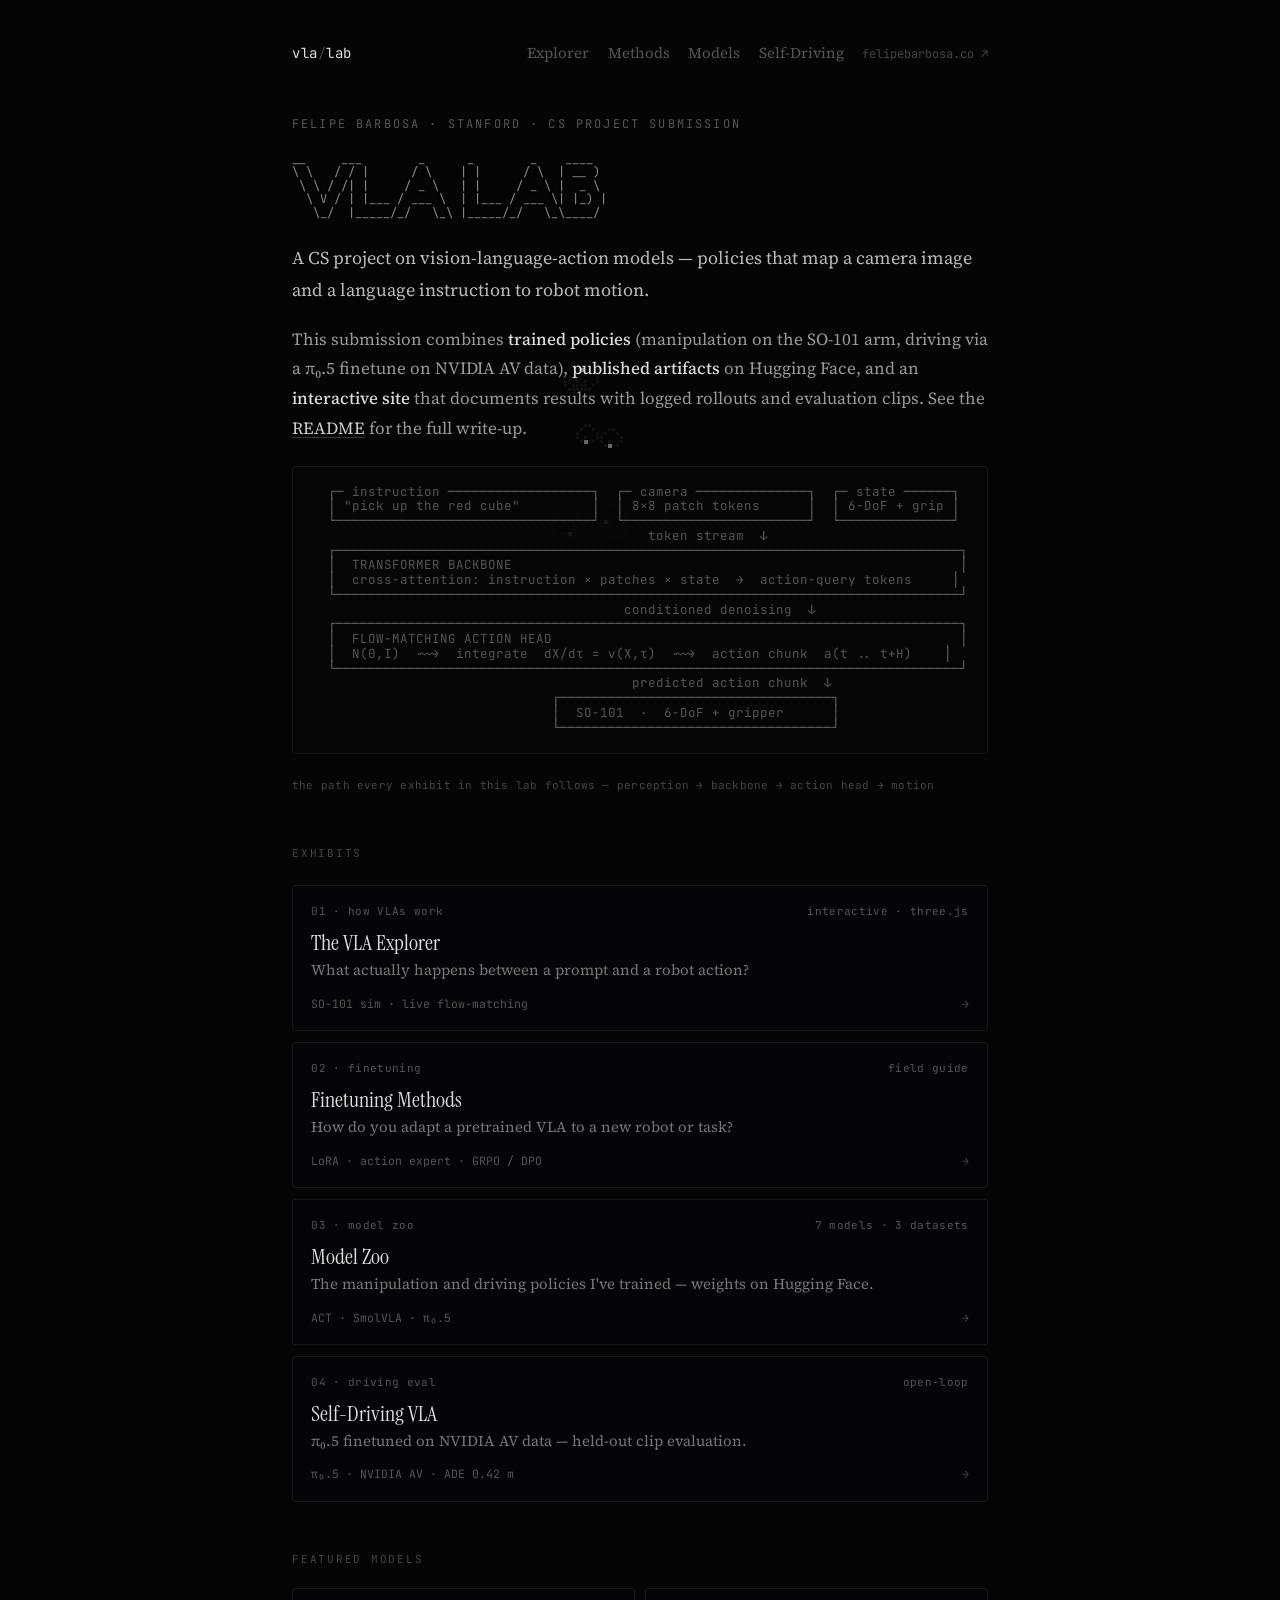
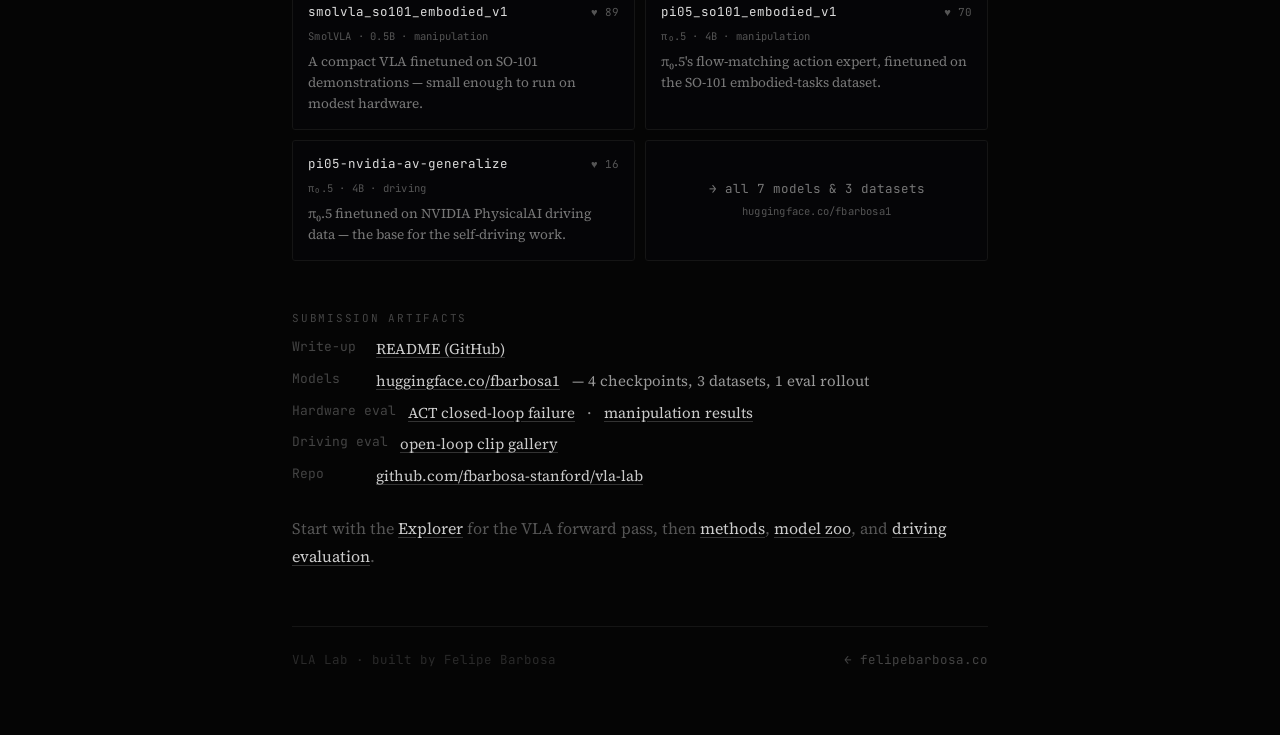
<file: index.html>
<!DOCTYPE html>
<html lang="en">
<head>
  <meta charset="UTF-8" />
  <meta name="viewport" content="width=device-width, initial-scale=1.0" />
  <meta name="description" content="VLA Lab — CS project submission: trained VLAs on SO-101 hardware and NVIDIA AV data, with interactive documentation and Hugging Face artifacts." />
  <title>VLA Lab — CS Project · Felipe Barbosa</title>
  <link rel="icon" type="image/png" href="https://www.felipebarbosa.co/favicon.png" />
  <link rel="preconnect" href="https://fonts.googleapis.com" />
  <link rel="preconnect" href="https://fonts.gstatic.com" crossorigin />
  <link href="https://fonts.googleapis.com/css2?family=Instrument+Serif:ital@0;1&family=Source+Serif+4:ital,opsz,wght@0,8..60,300;0,8..60,400;0,8..60,500;1,8..60,300&family=JetBrains+Mono:wght@400;500&display=swap" rel="stylesheet" />
  <link rel="stylesheet" href="css/lab.css" />
</head>
<body>
<canvas id="bg" aria-hidden="true"></canvas>

<div class="wrap">
  <header class="site-head">
    <a class="brand" href="index.html">vla<b>/</b>lab</a>
    <nav class="site-nav">
      <a href="explorer.html">Explorer</a>
      <a href="methods.html">Methods</a>
      <a href="models.html">Models</a>
      <a href="driving.html">Self-Driving</a>
      <a class="ext" href="https://www.felipebarbosa.co/" target="_blank" rel="noopener">felipebarbosa.co ↗</a>
    </nav>
  </header>

  <main>
    <div class="eyebrow">Felipe Barbosa · Stanford · CS project submission</div>

    <pre class="ascii ascii-hero" aria-label="VLA LAB">
__     ___        _      _        _    ____
\ \   / / |      / \    | |      / \  | __ )
 \ \ / /| |     / _ \   | |     / _ \ |  _ \
  \ V / | |___ / ___ \  | |___ / ___ \| |_) |
   \_/  |_____/_/   \_\ |_____/_/   \_\____/ </pre>

    <p class="lead">A CS project on vision-language-action models — policies that map a camera
      image and a language instruction to robot motion.</p>

    <p>This submission combines <strong>trained policies</strong> (manipulation on the SO-101 arm,
      driving via a π₀.5 finetune on NVIDIA AV data), <strong>published artifacts</strong> on
      Hugging Face, and an <strong>interactive site</strong> that documents results with logged
      rollouts and evaluation clips. See the <a href="https://github.com/fbarbosa-stanford/vla-lab#readme">README</a>
      for the full write-up.</p>

    <pre class="ascii ascii-diagram" aria-label="VLA pipeline">  ┌─ instruction ──────────────────┐  ┌─ camera ──────────────┐  ┌─ state ──────┐
  │ "pick up the red cube"         │  │ 8×8 patch tokens      │  │ 6-DoF + grip │
  └────────────────────────────────┘  └───────────────────────┘  └──────────────┘
                                          token stream  ↓
  ┌──────────────────────────────────────────────────────────────────────────────┐
  │  TRANSFORMER BACKBONE                                                        │
  │  cross-attention: instruction × patches × state  →  action-query tokens     │
  └──────────────────────────────────────────────────────────────────────────────┘
                                       conditioned denoising  ↓
  ┌──────────────────────────────────────────────────────────────────────────────┐
  │  FLOW-MATCHING ACTION HEAD                                                   │
  │  N(0,I)  ~~>  integrate  dX/dτ = v(X,τ)  ~~>  action chunk  a(t .. t+H)    │
  └──────────────────────────────────────────────────────────────────────────────┘
                                        predicted action chunk  ↓
                              ┌──────────────────────────────────┐
                              │  SO-101  ·  6-DoF + gripper      │
                              └──────────────────────────────────┘</pre>
    <div class="ascii-cap">the path every exhibit in this lab follows — perception → backbone → action head → motion</div>

    <div class="section-eyebrow">Exhibits</div>
    <div class="exhibits">
      <a class="exhibit" href="explorer.html">
        <div class="exhibit-top"><span>01 · how VLAs work</span><span>interactive · three.js</span></div>
        <div class="exhibit-title">The VLA Explorer</div>
        <div class="exhibit-q">What actually happens between a prompt and a robot action?</div>
        <div class="exhibit-meta"><span>SO-101 sim · live flow-matching</span><span class="arrow">→</span></div>
      </a>
      <a class="exhibit" href="methods.html">
        <div class="exhibit-top"><span>02 · finetuning</span><span>field guide</span></div>
        <div class="exhibit-title">Finetuning Methods</div>
        <div class="exhibit-q">How do you adapt a pretrained VLA to a new robot or task?</div>
        <div class="exhibit-meta"><span>LoRA · action expert · GRPO / DPO</span><span class="arrow">→</span></div>
      </a>
      <a class="exhibit" href="models.html">
        <div class="exhibit-top"><span>03 · model zoo</span><span>7 models · 3 datasets</span></div>
        <div class="exhibit-title">Model Zoo</div>
        <div class="exhibit-q">The manipulation and driving policies I've trained — weights on Hugging Face.</div>
        <div class="exhibit-meta"><span>ACT · SmolVLA · π₀.5</span><span class="arrow">→</span></div>
      </a>
      <a class="exhibit" href="driving.html">
        <div class="exhibit-top"><span>04 · driving eval</span><span>open-loop</span></div>
        <div class="exhibit-title">Self-Driving VLA</div>
        <div class="exhibit-q">π₀.5 finetuned on NVIDIA AV data — held-out clip evaluation.</div>
        <div class="exhibit-meta"><span>π₀.5 · NVIDIA AV · ADE 0.42 m</span><span class="arrow">→</span></div>
      </a>
    </div>

    <div class="section-eyebrow">Featured models</div>
    <div class="models-grid">
      <a class="model" href="https://huggingface.co/fbarbosa1/smolvla_so101_embodied_v1" target="_blank" rel="noopener">
        <div class="model-head"><span class="model-name">smolvla_so101_embodied_v1</span><span class="model-stat">♥ 89</span></div>
        <div class="model-tags">SmolVLA · 0.5B · manipulation</div>
        <div class="model-desc">A compact VLA finetuned on SO-101 demonstrations — small enough to run on modest hardware.</div>
      </a>
      <a class="model" href="https://huggingface.co/fbarbosa1/pi05_so101_embodied_v1" target="_blank" rel="noopener">
        <div class="model-head"><span class="model-name">pi05_so101_embodied_v1</span><span class="model-stat">♥ 70</span></div>
        <div class="model-tags">π₀.5 · 4B · manipulation</div>
        <div class="model-desc">π₀.5's flow-matching action expert, finetuned on the SO-101 embodied-tasks dataset.</div>
      </a>
      <a class="model" href="https://huggingface.co/fbarbosa1/pi05-nvidia-av-generalize-012000" target="_blank" rel="noopener">
        <div class="model-head"><span class="model-name">pi05-nvidia-av-generalize</span><span class="model-stat">♥ 16</span></div>
        <div class="model-tags">π₀.5 · 4B · driving</div>
        <div class="model-desc">π₀.5 finetuned on NVIDIA PhysicalAI driving data — the base for the self-driving work.</div>
      </a>
      <a class="model" href="https://huggingface.co/fbarbosa1" target="_blank" rel="noopener" style="justify-content:center;align-items:center;text-align:center;">
        <div class="model-name" style="color:var(--c777)">→ all 7 models &amp; 3 datasets</div>
        <div class="model-tags" style="margin:.3rem 0 0">huggingface.co/fbarbosa1</div>
      </a>
    </div>

    <div class="section-eyebrow">Submission artifacts</div>
    <ul class="links" style="margin-top:.5rem">
      <li><span class="label">Write-up</span> <a href="https://github.com/fbarbosa-stanford/vla-lab#readme" target="_blank" rel="noopener">README (GitHub)</a></li>
      <li><span class="label">Models</span> <a href="https://huggingface.co/fbarbosa1" target="_blank" rel="noopener">huggingface.co/fbarbosa1</a> — 4 checkpoints, 3 datasets, 1 eval rollout</li>
      <li><span class="label">Hardware eval</span> <a href="models.html#fail-act">ACT closed-loop failure</a> · <a href="models.html">manipulation results</a></li>
      <li><span class="label">Driving eval</span> <a href="driving.html">open-loop clip gallery</a></li>
      <li><span class="label">Repo</span> <a href="https://github.com/fbarbosa-stanford/vla-lab" target="_blank" rel="noopener">github.com/fbarbosa-stanford/vla-lab</a></li>
    </ul>

    <p class="muted" style="font-size:16px;margin-top:1.5rem">
      Start with the <a href="explorer.html">Explorer</a> for the VLA forward pass, then
      <a href="methods.html">methods</a>, <a href="models.html">model zoo</a>, and
      <a href="driving.html">driving evaluation</a>.
    </p>
  </main>

  <footer class="site-foot">
    <span>VLA Lab · built by Felipe Barbosa</span>
    <span><a href="https://www.felipebarbosa.co/" target="_blank" rel="noopener">← felipebarbosa.co</a></span>
  </footer>
</div>

<script src="js/background.js"></script>
</body>
</html>
</file>
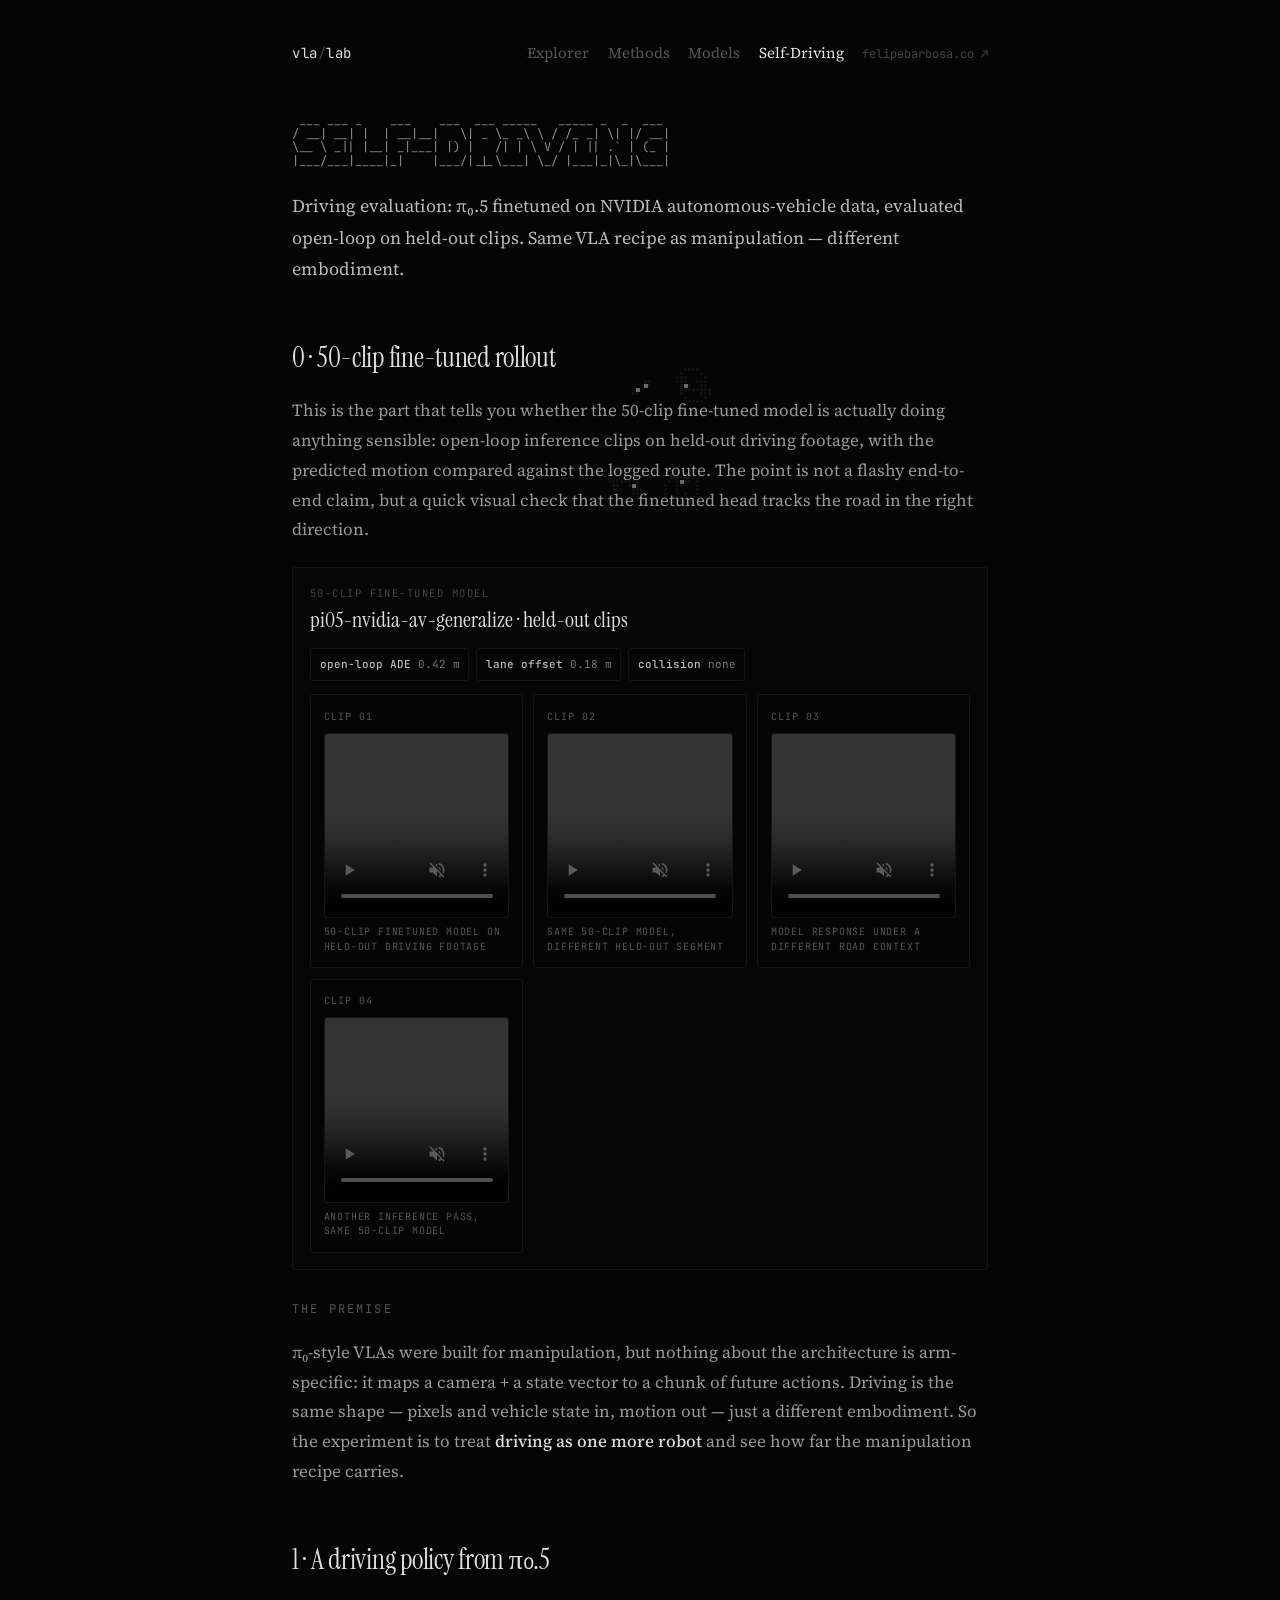
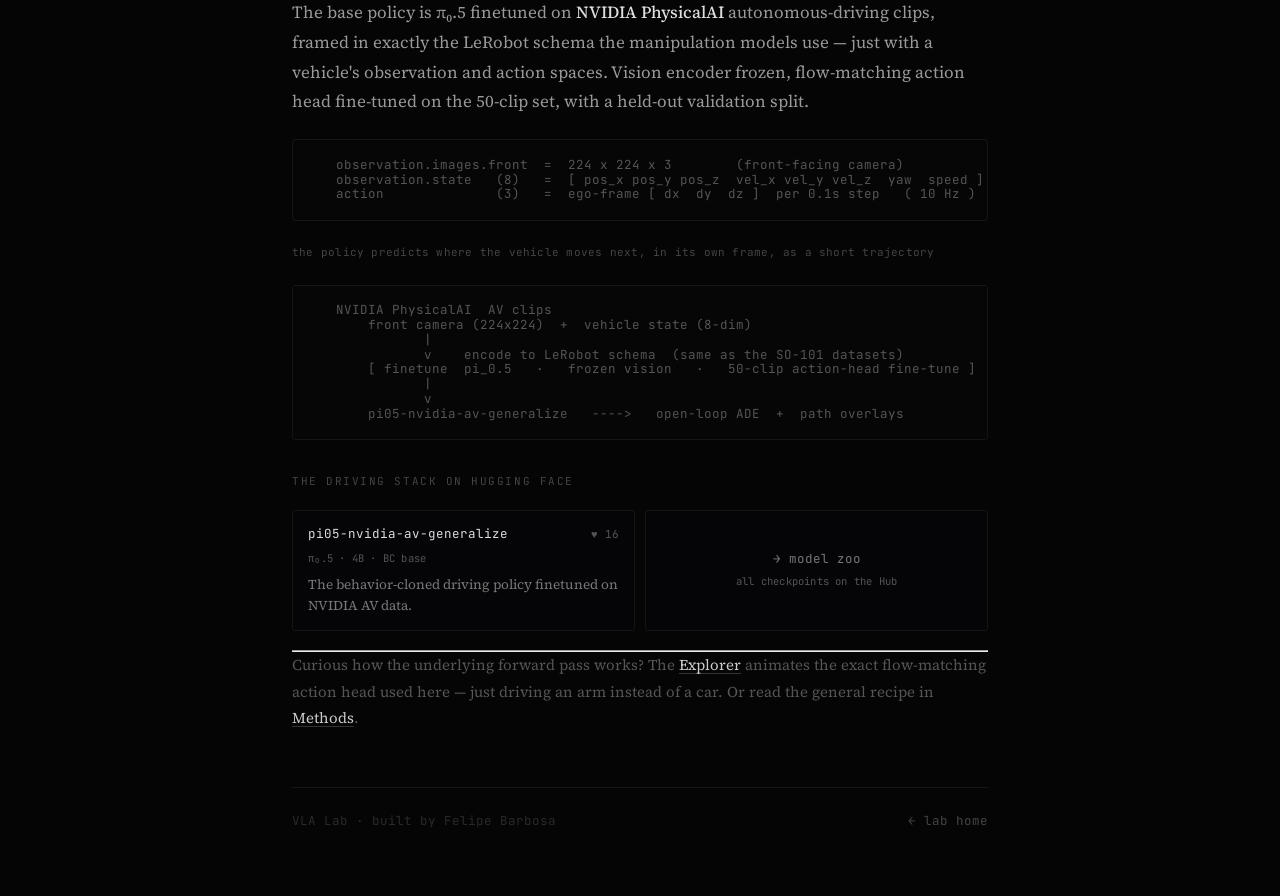
<file: driving.html>
<!DOCTYPE html>
<html lang="en">
<head>
  <meta charset="UTF-8" />
  <meta name="viewport" content="width=device-width, initial-scale=1.0" />
  <meta name="description" content="Self-Driving VLA — finetuning π₀.5 on NVIDIA autonomous-vehicle data and open-loop evaluation on held-out clips." />
  <title>Self-Driving VLA · VLA Lab</title>
  <link rel="icon" type="image/png" href="https://www.felipebarbosa.co/favicon.png" />
  <link rel="preconnect" href="https://fonts.googleapis.com" />
  <link rel="preconnect" href="https://fonts.gstatic.com" crossorigin />
  <link href="https://fonts.googleapis.com/css2?family=Instrument+Serif:ital@0;1&family=Source+Serif+4:ital,opsz,wght@0,8..60,300;0,8..60,400;0,8..60,500;1,8..60,300&family=JetBrains+Mono:wght@400;500&display=swap" rel="stylesheet" />
  <link rel="stylesheet" href="css/lab.css" />
</head>
<body>
<canvas id="bg" aria-hidden="true"></canvas>

<div class="wrap">
  <header class="site-head">
    <a class="brand" href="index.html">vla<b>/</b>lab</a>
    <nav class="site-nav">
      <a href="explorer.html">Explorer</a>
      <a href="methods.html">Methods</a>
      <a href="models.html">Models</a>
      <a href="driving.html" class="active">Self-Driving</a>
      <a class="ext" href="https://www.felipebarbosa.co/" target="_blank" rel="noopener">felipebarbosa.co ↗</a>
    </nav>
  </header>

  <main>
    <pre class="ascii ascii-hero" aria-label="SELF-DRIVING">
 ___ ___ _    ___    ___  ___ _____   _____ _  _  ___
/ __| __| |  | __|__|   \| _ \_ _\ \ / /_ _| \| |/ __|
\__ \ _|| |__| _|___| |) |   /| | \ V / | || .` | (_ |
|___/___|____|_|    |___/|_|_\___| \_/ |___|_|\_|\___| </pre>

    <p class="lead">Driving evaluation: π₀.5 finetuned on NVIDIA autonomous-vehicle data, evaluated
      open-loop on held-out clips. Same VLA recipe as manipulation — different embodiment.</p>

    <h2>0 · 50-clip fine-tuned rollout</h2>
    <p>This is the part that tells you whether the 50-clip fine-tuned model is actually doing
      anything sensible: open-loop inference clips on held-out driving footage, with the predicted
      motion compared against the logged route. The point is not a flashy end-to-end claim, but a
      quick visual check that the finetuned head tracks the road in the right direction.</p>

    <section class="driving-rollout" aria-label="50-clip fine-tuned inference preview">
      <div class="rollout-head">
        <div>
          <div class="rollout-k">50-clip fine-tuned model</div>
          <div class="rollout-title">pi05-nvidia-av-generalize · held-out clips</div>
        </div>
        <div class="rollout-metrics">
          <span class="metric"><b>open-loop ADE</b> 0.42 m</span>
          <span class="metric"><b>lane offset</b> 0.18 m</span>
          <span class="metric"><b>collision</b> none</span>
        </div>
      </div>

      <div class="rollout-grid">
        <div class="rollout-panel">
          <div class="rollout-mini">clip 01</div>
          <video class="rollout-video" controls muted loop playsinline preload="metadata">
            <source src="assets/driving/mp4/pretrained-action-head-01.mp4" type="video/mp4" />
            <source src="assets/driving/pretrained-action-head-01.mov" type="video/quicktime" />
          </video>
          <div class="rollout-note">50-clip finetuned model on held-out driving footage</div>
        </div>
        <div class="rollout-panel">
          <div class="rollout-mini">clip 02</div>
          <video class="rollout-video" controls muted loop playsinline preload="metadata">
            <source src="assets/driving/mp4/pretrained-action-head-02.mp4" type="video/mp4" />
            <source src="assets/driving/pretrained-action-head-02.mov" type="video/quicktime" />
          </video>
          <div class="rollout-note">same 50-clip model, different held-out segment</div>
        </div>
        <div class="rollout-panel">
          <div class="rollout-mini">clip 03</div>
          <video class="rollout-video" controls muted loop playsinline preload="metadata">
            <source src="assets/driving/mp4/pretrained-action-head-03.mp4" type="video/mp4" />
            <source src="assets/driving/pretrained-action-head-03.mov" type="video/quicktime" />
          </video>
          <div class="rollout-note">model response under a different road context</div>
        </div>
        <div class="rollout-panel">
          <div class="rollout-mini">clip 04</div>
          <video class="rollout-video" controls muted loop playsinline preload="metadata">
            <source src="assets/driving/mp4/pretrained-action-head-04.mp4" type="video/mp4" />
            <source src="assets/driving/pretrained-action-head-04.mov" type="video/quicktime" />
          </video>
          <div class="rollout-note">another inference pass, same 50-clip model</div>
        </div>
      </div>
    </section>

    <div class="eyebrow" style="margin-top:1.6rem">The premise</div>
    <p>π₀-style VLAs were built for manipulation, but nothing about the architecture is arm-specific:
      it maps a camera + a state vector to a chunk of future actions. Driving is the same shape —
      pixels and vehicle state in, motion out — just a different embodiment. So the experiment is to
      treat <strong>driving as one more robot</strong> and see how far the manipulation recipe carries.</p>

    <h2>1 · A driving policy from π₀.5</h2>
    <p>The base policy is π₀.5 finetuned on <strong>NVIDIA PhysicalAI</strong> autonomous-driving
      clips, framed in exactly the LeRobot schema the manipulation models use — just with a vehicle's
      observation and action spaces. Vision encoder frozen, flow-matching action head fine-tuned on
      the 50-clip set, with a held-out validation split.</p>

    <pre class="ascii ascii-diagram" aria-label="driving schema">   observation.images.front  =  224 x 224 x 3        (front-facing camera)
   observation.state   (8)   =  [ pos_x pos_y pos_z  vel_x vel_y vel_z  yaw  speed ]
   action              (3)   =  ego-frame [ dx  dy  dz ]  per 0.1s step   ( 10 Hz )</pre>
    <div class="ascii-cap">the policy predicts where the vehicle moves next, in its own frame, as a short trajectory</div>

    <pre class="ascii ascii-diagram" aria-label="training pipeline">   NVIDIA PhysicalAI  AV clips
       front camera (224x224)  +  vehicle state (8-dim)
              |
              v    encode to LeRobot schema  (same as the SO-101 datasets)
       [ finetune  pi_0.5   ·   frozen vision   ·   50-clip action-head fine-tune ]
              |
              v
       pi05-nvidia-av-generalize   ---->   open-loop ADE  +  path overlays</pre>

    <div class="zoo-group">The driving stack on Hugging Face</div>
    <div class="models-grid">
      <a class="model" href="https://huggingface.co/fbarbosa1/pi05-nvidia-av-generalize-012000" target="_blank" rel="noopener">
        <div class="model-head"><span class="model-name">pi05-nvidia-av-generalize</span><span class="model-stat">♥ 16</span></div>
        <div class="model-tags">π₀.5 · 4B · BC base</div>
        <div class="model-desc">The behavior-cloned driving policy finetuned on NVIDIA AV data.</div>
      </a>
      <a class="model" href="models.html" style="justify-content:center;text-align:center;color:var(--c777)">
        <div class="model-name" style="color:var(--c777)">→ model zoo</div>
        <div class="model-tags" style="margin:.3rem 0 0">all checkpoints on the Hub</div>
      </a>
    </div>

    <hr />
    <p class="muted" style="font-size:15px">Curious how the underlying forward pass works? The
      <a href="explorer.html">Explorer</a> animates the exact flow-matching action head used here —
      just driving an arm instead of a car. Or read the general recipe in
      <a href="methods.html">Methods</a>.</p>
  </main>

  <footer class="site-foot">
    <span>VLA Lab · built by Felipe Barbosa</span>
    <span><a href="index.html">← lab home</a></span>
  </footer>
</div>

<script src="js/background.js"></script>
</body>
</html>
</file>
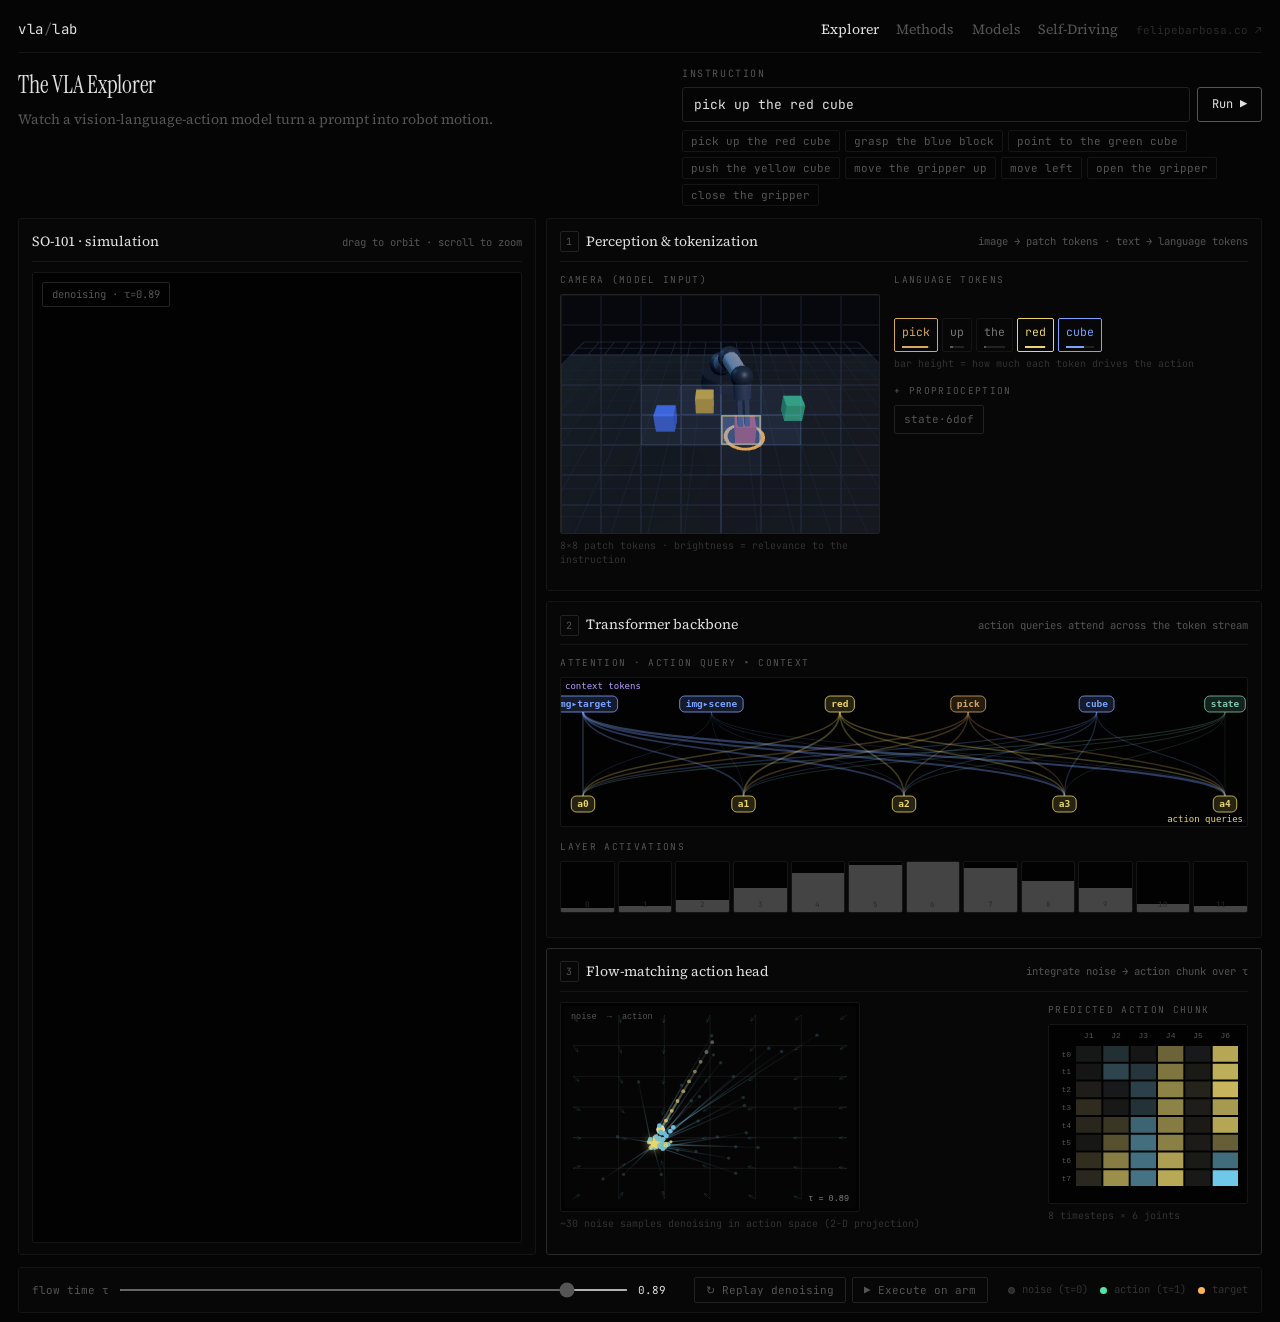
<file: explorer.html>
<!DOCTYPE html>
<html lang="en">
<head>
  <meta charset="UTF-8" />
  <meta name="viewport" content="width=device-width, initial-scale=1.0" />
  <title>The VLA Explorer · VLA Lab</title>
  <link rel="icon" type="image/png" href="https://www.felipebarbosa.co/favicon.png" />
  <link rel="preconnect" href="https://fonts.googleapis.com" />
  <link rel="preconnect" href="https://fonts.gstatic.com" crossorigin />
  <link href="https://fonts.googleapis.com/css2?family=Instrument+Serif:ital@0;1&family=Source+Serif+4:ital,opsz,wght@0,8..60,300;0,8..60,400;0,8..60,500&family=JetBrains+Mono:wght@400;500&display=swap" rel="stylesheet" />
  <link rel="stylesheet" href="css/explorer.css" />
  <script type="importmap">
  { "imports": { "three": "./vendor/three.module.js" } }
  </script>
</head>
<body class="explorer-page">
<canvas id="bg" aria-hidden="true"></canvas>
  <div class="explorer-shell">
    <header class="site-head">
      <a class="brand" href="index.html">vla<b>/</b>lab</a>
      <nav class="site-nav">
        <a href="explorer.html" class="active">Explorer</a>
        <a href="methods.html">Methods</a>
        <a href="models.html">Models</a>
        <a href="driving.html">Self-Driving</a>
        <a class="ext" href="https://www.felipebarbosa.co/" target="_blank" rel="noopener">felipebarbosa.co ↗</a>
      </nav>
    </header>

    <header class="explorer-intro">
      <div class="explorer-intro-text">
        <h1>The VLA Explorer</h1>
        <p>Watch a vision-language-action model turn a prompt into robot motion.</p>
      </div>

      <div class="explorer-prompt">
        <label class="c-mini-label" for="prompt">instruction</label>
        <div class="prompt-input-row">
          <input id="prompt" class="c-input" type="text" autocomplete="off" spellcheck="false"
                 value="pick up the red cube" />
          <button id="run" class="c-btn c-btn--primary run-btn" type="button">Run ▶</button>
        </div>
        <div id="presets" class="presets"></div>
      </div>
    </header>

    <main class="explorer-layout">
      <section class="panel scene-panel" data-stage="scene">
        <div class="panel-head">
          <span class="panel-title">SO-101 · simulation</span>
          <span class="panel-sub">drag to orbit · scroll to zoom</span>
        </div>
        <div class="scene-wrap">
          <canvas id="scene-canvas"></canvas>
          <div id="scene-badge" class="scene-badge">idle</div>
        </div>
      </section>

      <div class="explorer-model-col">
        <section class="panel" data-stage="perception">
          <div class="panel-head">
            <span class="panel-title"><span class="step-num">1</span> Perception &amp; tokenization</span>
            <span class="panel-sub">image → patch tokens · text → language tokens</span>
          </div>
          <div class="perception-grid">
            <div class="cam-wrap">
              <div class="mini-label">camera (model input)</div>
              <div class="cam-stack">
                <canvas id="camera-canvas" width="320" height="240"></canvas>
                <canvas id="patch-overlay" width="320" height="240"></canvas>
              </div>
              <div class="mini-cap">8×8 patch tokens · brightness = relevance to the instruction</div>
            </div>
            <div class="tokens-wrap">
              <div class="mini-label">language tokens</div>
              <div id="lang-tokens" class="lang-tokens"></div>
              <div class="mini-cap">bar height = how much each token drives the action</div>
              <div class="state-token">
                <div class="mini-label">+ proprioception</div>
                <div id="state-token" class="chip c-chip chip-state">state·6dof</div>
              </div>
            </div>
          </div>
        </section>

        <section class="panel" data-stage="transformer">
          <div class="panel-head">
            <span class="panel-title"><span class="step-num">2</span> Transformer backbone</span>
            <span class="panel-sub">action queries attend across the token stream</span>
          </div>
          <div class="transformer-grid">
            <div class="attn-wrap">
              <div class="mini-label">attention · action query ▸ context</div>
              <canvas id="attn-canvas" width="520" height="150"></canvas>
            </div>
            <div class="layers-wrap">
              <div class="mini-label">layer activations</div>
              <div id="layers" class="layers"></div>
            </div>
          </div>
        </section>

        <section class="panel" data-stage="flow">
          <div class="panel-head">
            <span class="panel-title"><span class="step-num">3</span> Flow-matching action head</span>
            <span class="panel-sub">integrate noise → action chunk over τ</span>
          </div>
          <div class="flow-grid">
            <div class="flow-plot-wrap">
              <canvas id="flow-canvas" width="280" height="220"></canvas>
              <div class="mini-cap">~30 noise samples denoising in action space (2-D projection)</div>
            </div>
            <div class="chunk-wrap">
              <div class="mini-label">predicted action chunk</div>
              <canvas id="chunk-canvas" width="220" height="180"></canvas>
              <div class="mini-cap">8 timesteps × 6 joints</div>
            </div>
          </div>
        </section>
      </div>
    </main>

    <footer class="explorer-controls">
      <div class="tau-control">
        <span class="ctrl-label">flow time τ</span>
        <input id="tau" type="range" min="0" max="1" step="0.001" value="1" />
        <span id="tau-val" class="ctrl-val">1.00</span>
      </div>
      <div class="ctrl-buttons">
        <button id="play-flow" class="c-btn ghost-btn" type="button">↻ Replay denoising</button>
        <button id="execute" class="c-btn ghost-btn" type="button">▶ Execute on arm</button>
      </div>
      <div class="legend">
        <span class="dot dot-noise"></span>noise (τ=0)
        <span class="dot dot-action"></span>action (τ=1)
        <span class="dot dot-target"></span>target
      </div>
    </footer>
  </div>

  <script type="module" src="js/main.js"></script>
  <script src="js/background.js"></script>
</body>
</html>
</file>
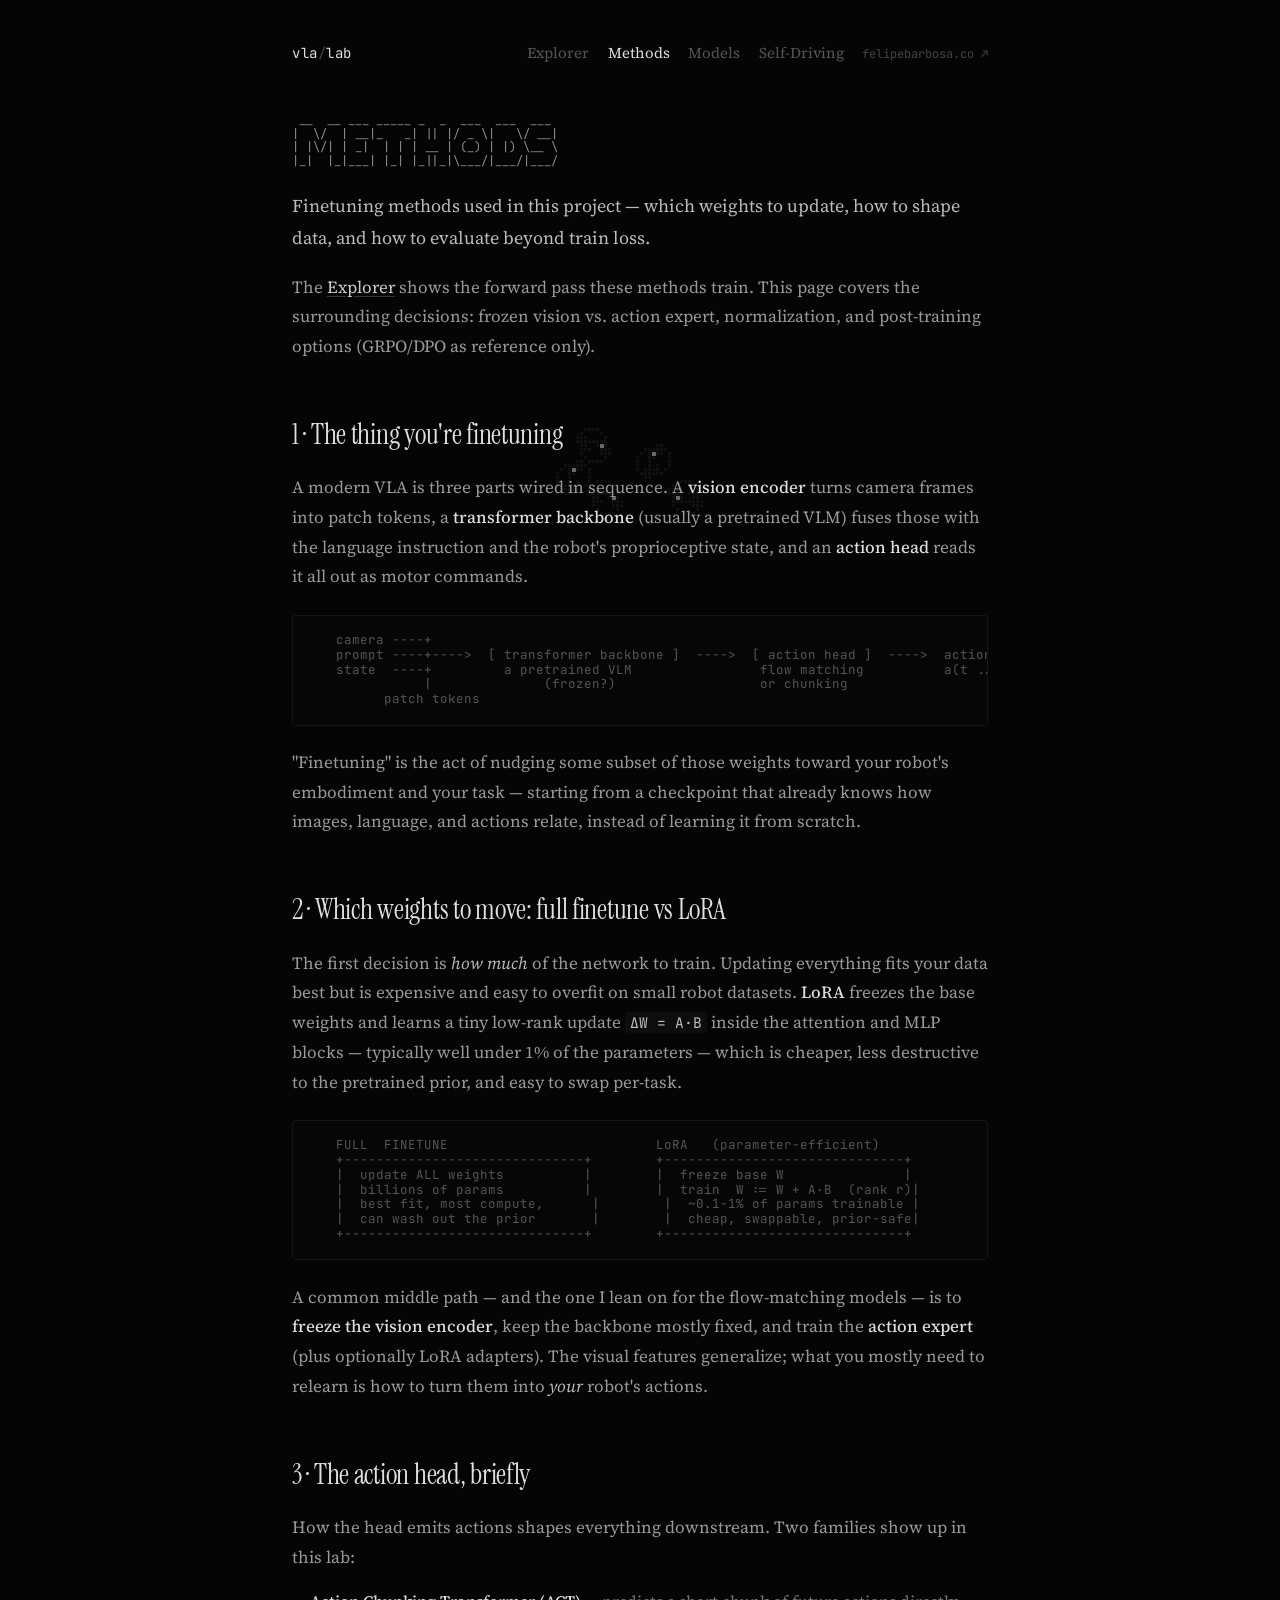
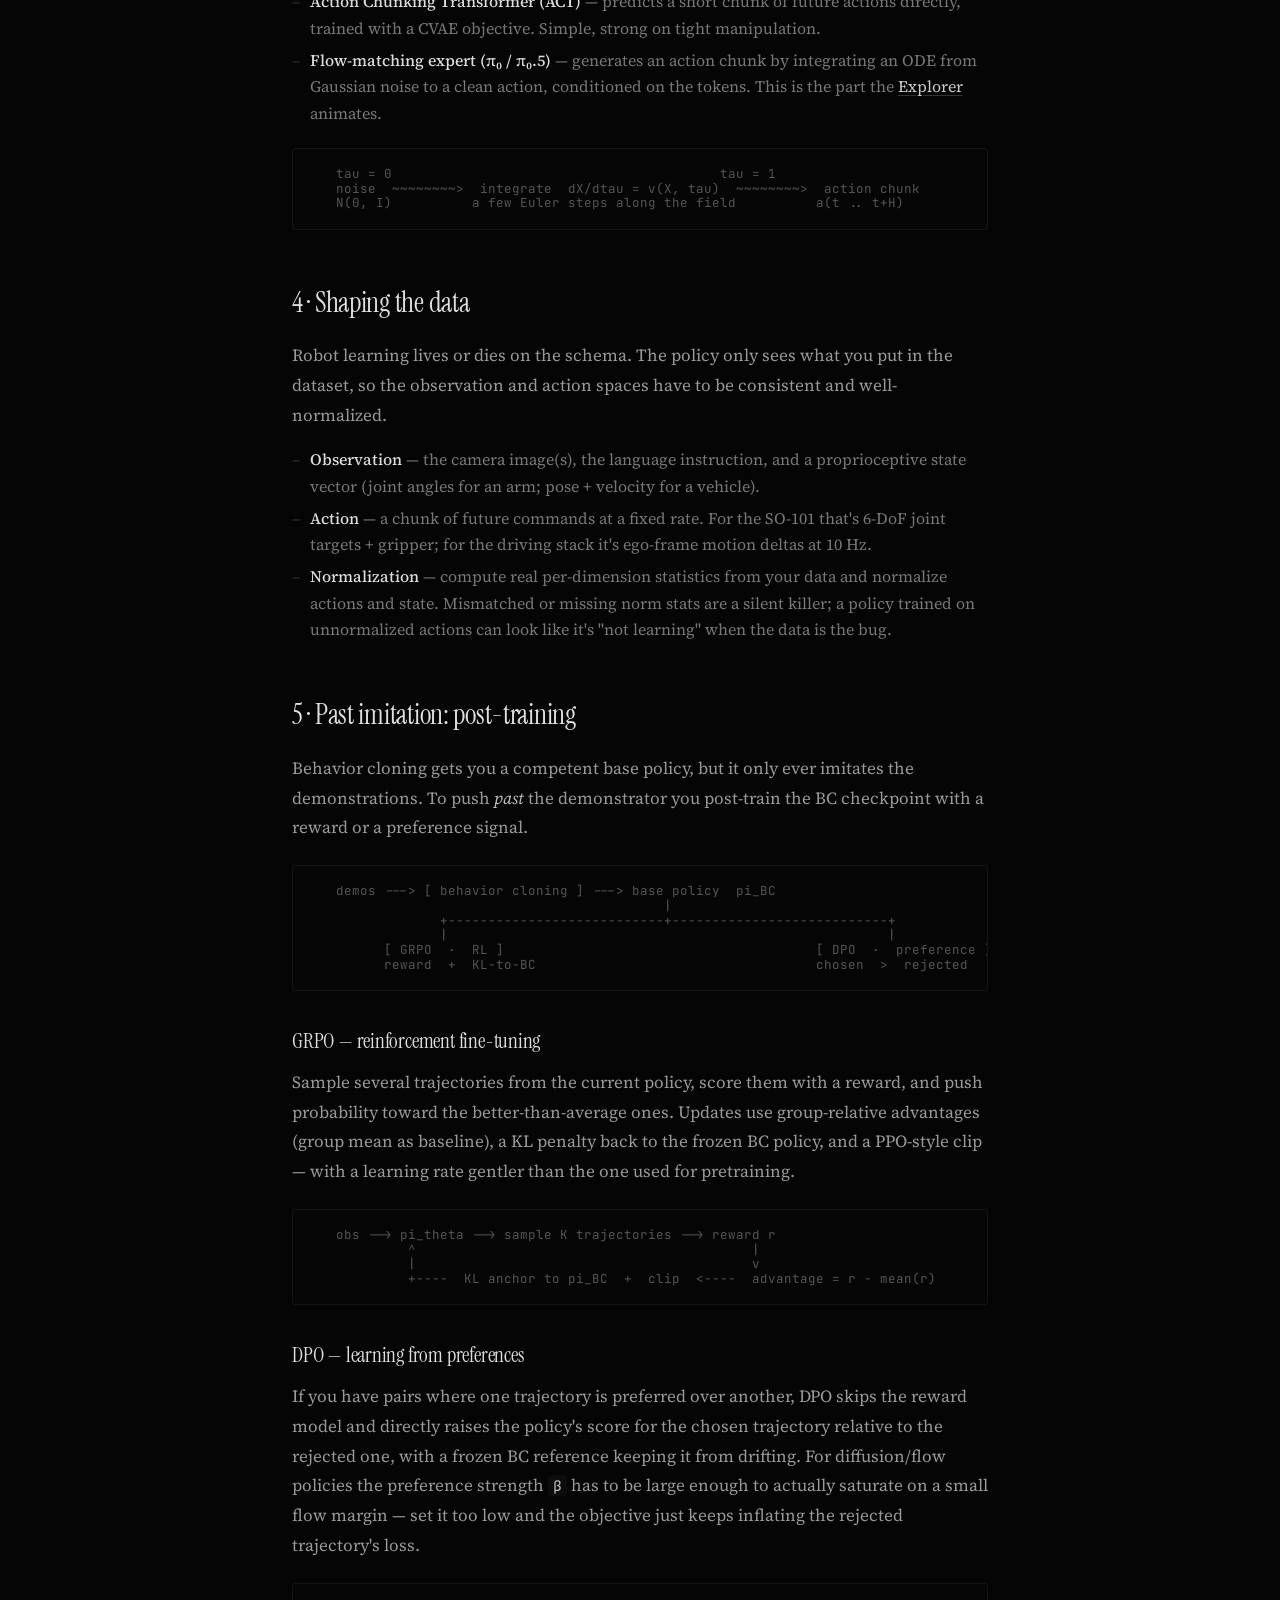
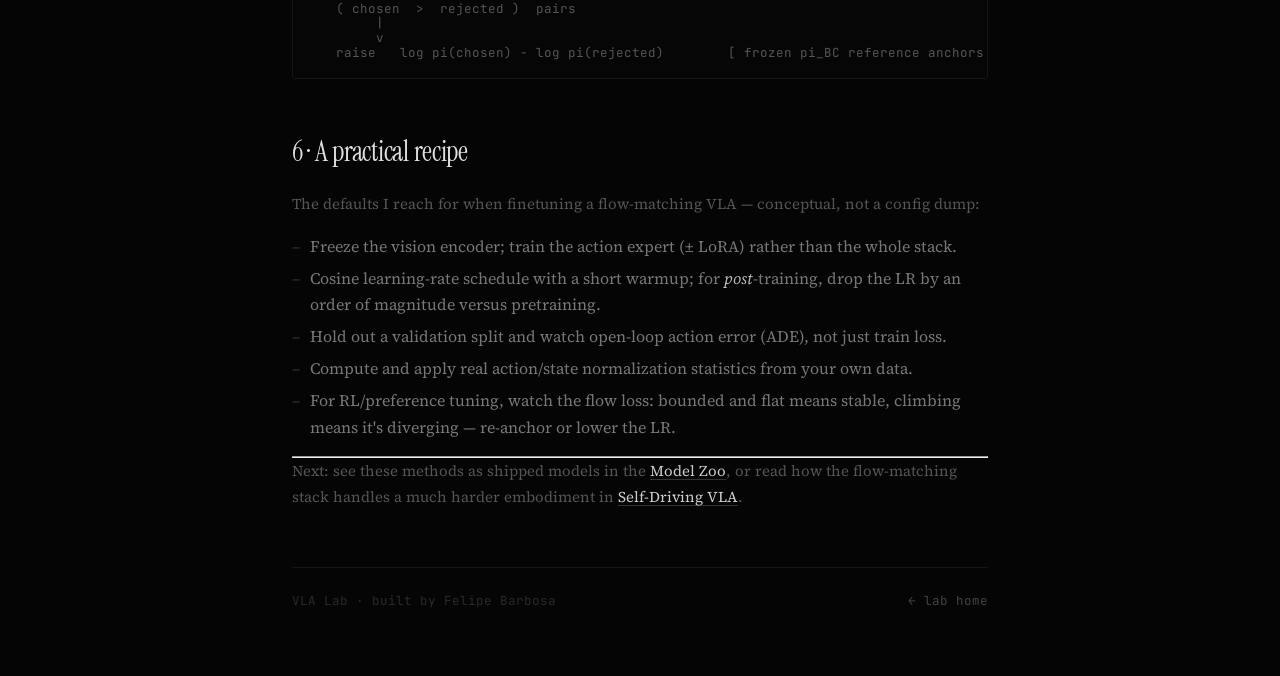
<file: methods.html>
<!DOCTYPE html>
<html lang="en">
<head>
  <meta charset="UTF-8" />
  <meta name="viewport" content="width=device-width, initial-scale=1.0" />
  <meta name="description" content="VLA finetuning methods — full-finetune vs LoRA, flow-matching action heads, and GRPO/DPO post-training." />
  <title>Finetuning Methods · VLA Lab</title>
  <link rel="icon" type="image/png" href="https://www.felipebarbosa.co/favicon.png" />
  <link rel="preconnect" href="https://fonts.googleapis.com" />
  <link rel="preconnect" href="https://fonts.gstatic.com" crossorigin />
  <link href="https://fonts.googleapis.com/css2?family=Instrument+Serif:ital@0;1&family=Source+Serif+4:ital,opsz,wght@0,8..60,300;0,8..60,400;0,8..60,500;1,8..60,300&family=JetBrains+Mono:wght@400;500&display=swap" rel="stylesheet" />
  <link rel="stylesheet" href="css/lab.css" />
</head>
<body>
<canvas id="bg" aria-hidden="true"></canvas>

<div class="wrap">
  <header class="site-head">
    <a class="brand" href="index.html">vla<b>/</b>lab</a>
    <nav class="site-nav">
      <a href="explorer.html">Explorer</a>
      <a href="methods.html" class="active">Methods</a>
      <a href="models.html">Models</a>
      <a href="driving.html">Self-Driving</a>
      <a class="ext" href="https://www.felipebarbosa.co/" target="_blank" rel="noopener">felipebarbosa.co ↗</a>
    </nav>
  </header>

  <main>
    <pre class="ascii ascii-hero" aria-label="METHODS">
 __  __ ___ _____ _  _  ___  ___  ___
|  \/  | __|_   _| || |/ _ \|   \/ __|
| |\/| | _|  | | | __ | (_) | |) \__ \
|_|  |_|___| |_| |_||_|\___/|___/|___/ </pre>

    <p class="lead">Finetuning methods used in this project — which weights to update, how to shape
      data, and how to evaluate beyond train loss.</p>

    <p>The <a href="explorer.html">Explorer</a> shows the forward pass these methods train.
      This page covers the surrounding decisions: frozen vision vs. action expert, normalization,
      and post-training options (GRPO/DPO as reference only).</p>

    <h2>1 · The thing you're finetuning</h2>
    <p>A modern VLA is three parts wired in sequence. A <strong>vision encoder</strong> turns camera
      frames into patch tokens, a <strong>transformer backbone</strong> (usually a pretrained VLM)
      fuses those with the language instruction and the robot's proprioceptive state, and an
      <strong>action head</strong> reads it all out as motor commands.</p>

    <pre class="ascii ascii-diagram" aria-label="VLA anatomy">   camera ----+
   prompt ----+---->  [ transformer backbone ]  ---->  [ action head ]  ---->  actions
   state  ----+         a pretrained VLM                flow matching          a(t .. t+H)
              |              (frozen?)                  or chunking
         patch tokens</pre>

    <p>"Finetuning" is the act of nudging some subset of those weights toward your robot's
      embodiment and your task — starting from a checkpoint that already knows how images, language,
      and actions relate, instead of learning it from scratch.</p>

    <h2>2 · Which weights to move: full finetune vs LoRA</h2>
    <p>The first decision is <em>how much</em> of the network to train. Updating everything fits your
      data best but is expensive and easy to overfit on small robot datasets. <strong>LoRA</strong>
      freezes the base weights and learns a tiny low-rank update <code>ΔW = A·B</code> inside the
      attention and MLP blocks — typically well under 1% of the parameters — which is cheaper, less
      destructive to the pretrained prior, and easy to swap per-task.</p>

    <pre class="ascii ascii-diagram" aria-label="full finetune vs LoRA">   FULL  FINETUNE                          LoRA   (parameter-efficient)
   +------------------------------+        +------------------------------+
   |  update ALL weights          |        |  freeze base W               |
   |  billions of params          |        |  train  W := W + A·B  (rank r)|
   |  best fit, most compute,      |        |  ~0.1-1% of params trainable |
   |  can wash out the prior       |        |  cheap, swappable, prior-safe|
   +------------------------------+        +------------------------------+</pre>

    <p>A common middle path — and the one I lean on for the flow-matching models — is to
      <strong>freeze the vision encoder</strong>, keep the backbone mostly fixed, and train the
      <strong>action expert</strong> (plus optionally LoRA adapters). The visual features generalize;
      what you mostly need to relearn is how to turn them into <em>your</em> robot's actions.</p>

    <h2>3 · The action head, briefly</h2>
    <p>How the head emits actions shapes everything downstream. Two families show up in this lab:</p>
    <ul class="prose-list">
      <li><strong>Action Chunking Transformer (ACT)</strong> — predicts a short chunk of future
        actions directly, trained with a CVAE objective. Simple, strong on tight manipulation.</li>
      <li><strong>Flow-matching expert (π₀ / π₀.5)</strong> — generates an action chunk by
        integrating an ODE from Gaussian noise to a clean action, conditioned on the tokens. This is
        the part the <a href="explorer.html">Explorer</a> animates.</li>
    </ul>

    <pre class="ascii ascii-diagram" aria-label="flow matching head">   tau = 0                                         tau = 1
   noise  ~~~~~~~~>  integrate  dX/dtau = v(X, tau)  ~~~~~~~~>  action chunk
   N(0, I)          a few Euler steps along the field          a(t .. t+H)</pre>

    <h2>4 · Shaping the data</h2>
    <p>Robot learning lives or dies on the schema. The policy only sees what you put in the dataset,
      so the observation and action spaces have to be consistent and well-normalized.</p>
    <ul class="prose-list">
      <li><strong>Observation</strong> — the camera image(s), the language instruction, and a
        proprioceptive state vector (joint angles for an arm; pose + velocity for a vehicle).</li>
      <li><strong>Action</strong> — a chunk of future commands at a fixed rate. For the SO-101 that's
        6-DoF joint targets + gripper; for the driving stack it's ego-frame motion deltas at 10&nbsp;Hz.</li>
      <li><strong>Normalization</strong> — compute real per-dimension statistics from your data and
        normalize actions and state. Mismatched or missing norm stats are a silent killer; a policy
        trained on unnormalized actions can look like it's "not learning" when the data is the bug.</li>
    </ul>

    <h2>5 · Past imitation: post-training</h2>
    <p>Behavior cloning gets you a competent base policy, but it only ever imitates the
      demonstrations. To push <em>past</em> the demonstrator you post-train the BC checkpoint with a
      reward or a preference signal.</p>

    <pre class="ascii ascii-diagram" aria-label="BC then post-training">   demos ---> [ behavior cloning ] ---> base policy  pi_BC
                                            |
                +---------------------------+---------------------------+
                |                                                       |
         [ GRPO  ·  RL ]                                       [ DPO  ·  preference ]
         reward  +  KL-to-BC                                   chosen  >  rejected</pre>

    <h3>GRPO — reinforcement fine-tuning</h3>
    <p>Sample several trajectories from the current policy, score them with a reward, and push
      probability toward the better-than-average ones. Updates use group-relative advantages
      (group mean as baseline), a KL penalty back to the frozen BC policy, and a PPO-style clip —
      with a learning rate gentler than the one used for pretraining.</p>

    <pre class="ascii ascii-diagram" aria-label="GRPO loop">   obs --> pi_theta --> sample K trajectories --> reward r
            ^                                          |
            |                                          v
            +----  KL anchor to pi_BC  +  clip  <----  advantage = r - mean(r)</pre>

    <h3>DPO — learning from preferences</h3>
    <p>If you have pairs where one trajectory is preferred over another, DPO skips the reward model
      and directly raises the policy's score for the chosen trajectory relative to the rejected one,
      with a frozen BC reference keeping it from drifting. For diffusion/flow policies the preference
      strength <code>β</code> has to be large enough to actually saturate on a small flow margin —
      set it too low and the objective just keeps inflating the rejected trajectory's loss.</p>

    <pre class="ascii ascii-diagram" aria-label="DPO">   ( chosen  >  rejected )  pairs
        |
        v
   raise   log pi(chosen) - log pi(rejected)        [ frozen pi_BC reference anchors it ]</pre>

    <h2>6 · A practical recipe</h2>
    <p class="muted" style="font-size:15px">The defaults I reach for when finetuning a flow-matching VLA — conceptual, not a config dump:</p>
    <ul class="prose-list">
      <li>Freeze the vision encoder; train the action expert (± LoRA) rather than the whole stack.</li>
      <li>Cosine learning-rate schedule with a short warmup; for <em>post</em>-training, drop the LR by an order of magnitude versus pretraining.</li>
      <li>Hold out a validation split and watch open-loop action error (ADE), not just train loss.</li>
      <li>Compute and apply real action/state normalization statistics from your own data.</li>
      <li>For RL/preference tuning, watch the flow loss: bounded and flat means stable, climbing means it's diverging — re-anchor or lower the LR.</li>
    </ul>

    <hr />
    <p class="muted" style="font-size:15px">Next: see these methods as shipped models in the
      <a href="models.html">Model Zoo</a>, or read how the flow-matching stack handles a much harder
      embodiment in <a href="driving.html">Self-Driving VLA</a>.</p>
  </main>

  <footer class="site-foot">
    <span>VLA Lab · built by Felipe Barbosa</span>
    <span><a href="index.html">← lab home</a></span>
  </footer>
</div>

<script src="js/background.js"></script>
</body>
</html>
</file>
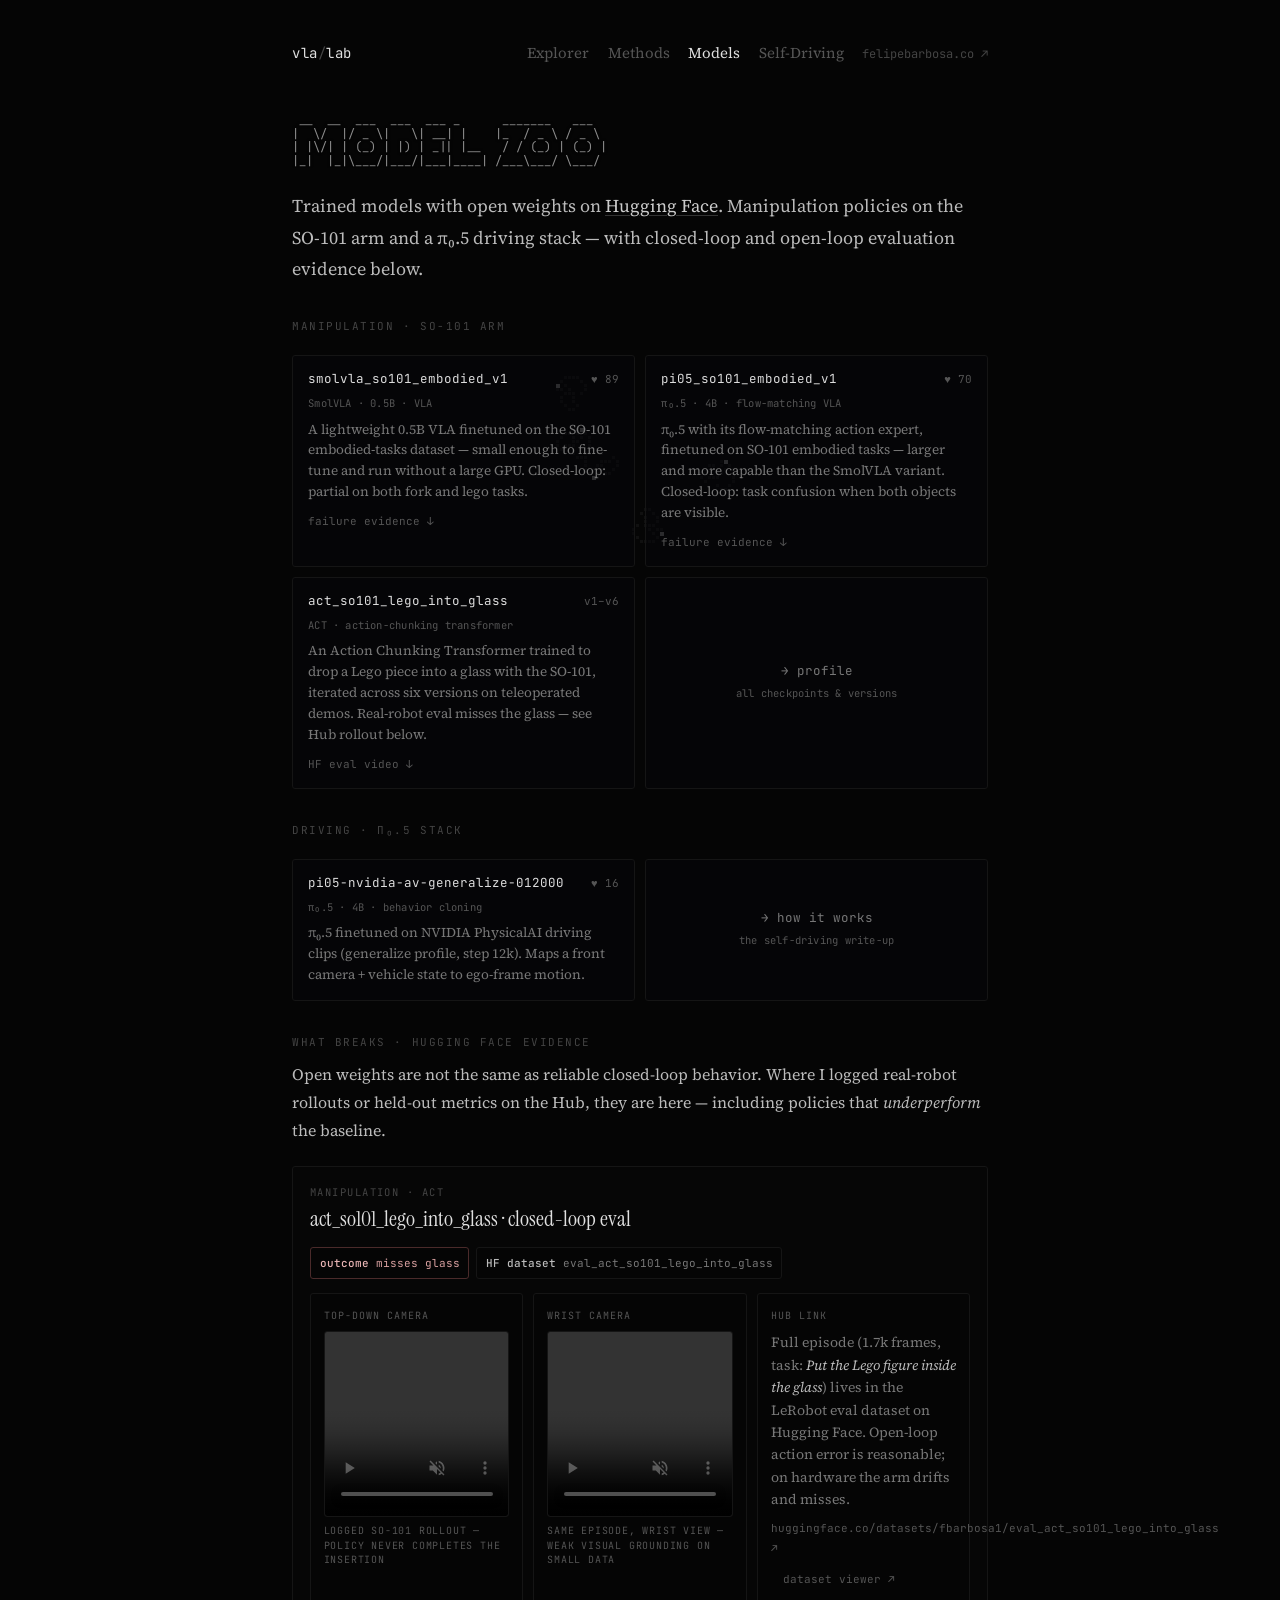
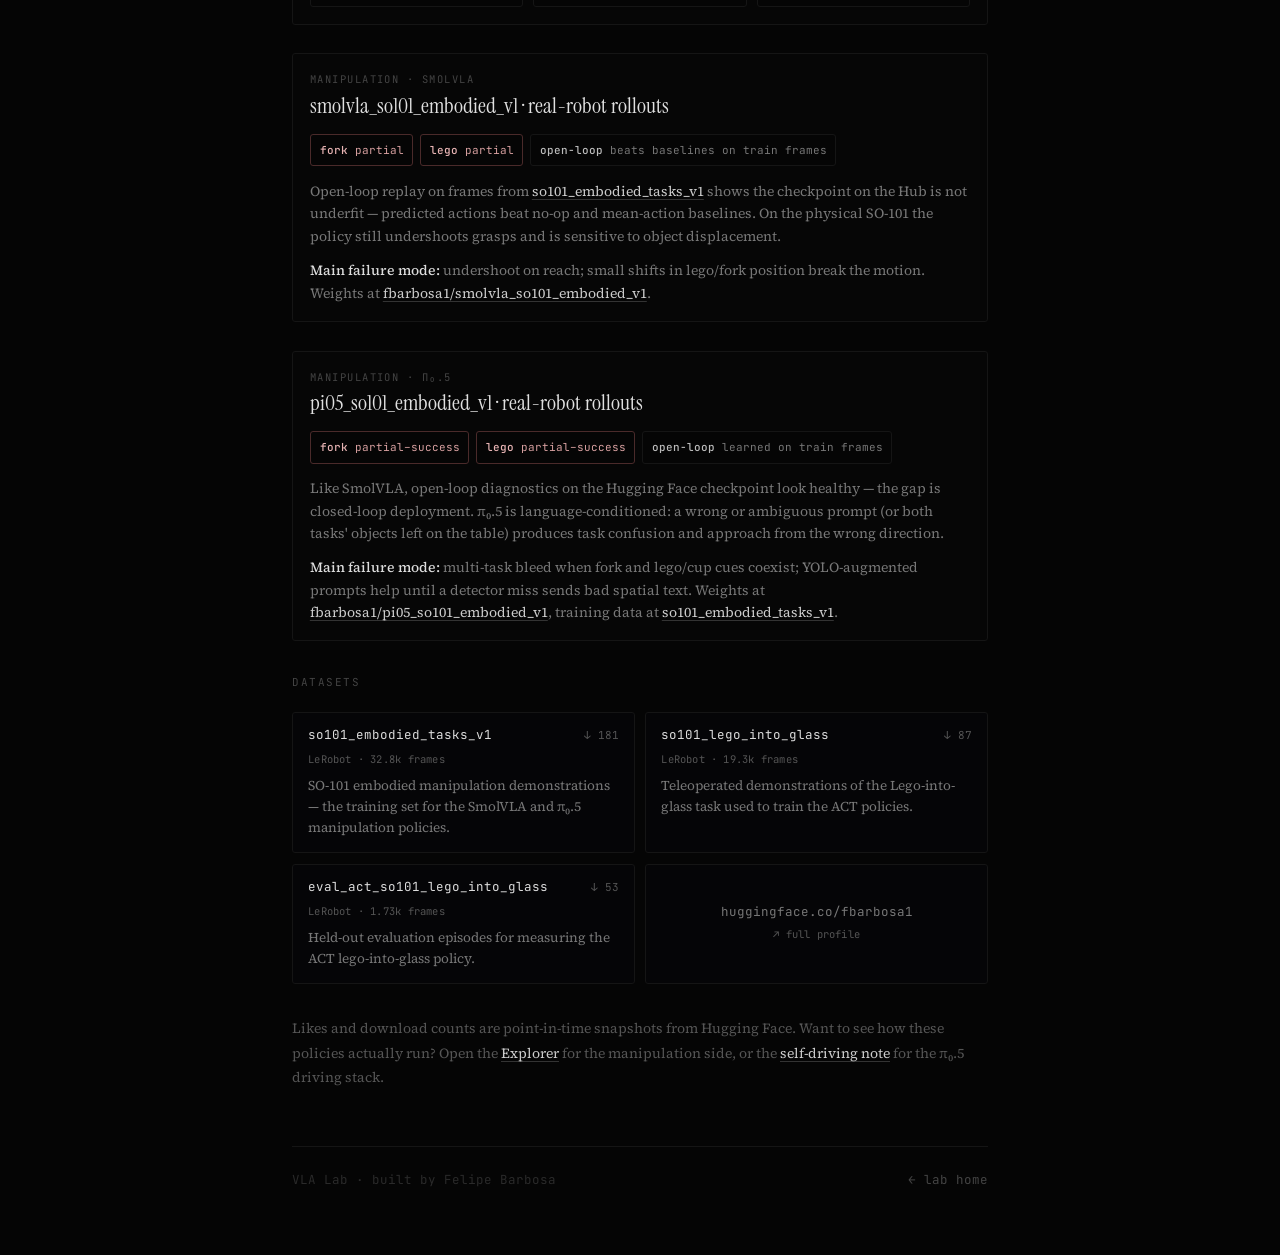
<file: models.html>
<!DOCTYPE html>
<html lang="en">
<head>
  <meta charset="UTF-8" />
  <meta name="viewport" content="width=device-width, initial-scale=1.0" />
  <meta name="description" content="Model Zoo — manipulation and self-driving VLAs trained by Felipe Barbosa." />
  <title>Model Zoo · VLA Lab</title>
  <link rel="icon" type="image/png" href="https://www.felipebarbosa.co/favicon.png" />
  <link rel="preconnect" href="https://fonts.googleapis.com" />
  <link rel="preconnect" href="https://fonts.gstatic.com" crossorigin />
  <link href="https://fonts.googleapis.com/css2?family=Instrument+Serif:ital@0;1&family=Source+Serif+4:ital,opsz,wght@0,8..60,300;0,8..60,400;0,8..60,500;1,8..60,300&family=JetBrains+Mono:wght@400;500&display=swap" rel="stylesheet" />
  <link rel="stylesheet" href="css/lab.css" />
</head>
<body>
<canvas id="bg" aria-hidden="true"></canvas>

<div class="wrap">
  <header class="site-head">
    <a class="brand" href="index.html">vla<b>/</b>lab</a>
    <nav class="site-nav">
      <a href="explorer.html">Explorer</a>
      <a href="methods.html">Methods</a>
      <a href="models.html" class="active">Models</a>
      <a href="driving.html">Self-Driving</a>
      <a class="ext" href="https://www.felipebarbosa.co/" target="_blank" rel="noopener">felipebarbosa.co ↗</a>
    </nav>
  </header>

  <main>
    <pre class="ascii ascii-hero" aria-label="MODEL ZOO">
 __  __  ___  ___  ___ _      _______   ___
|  \/  |/ _ \|   \| __| |    |_  / _ \ / _ \
| |\/| | (_) | |) | _|| |__   / / (_) | (_) |
|_|  |_|\___/|___/|___|____| /___\___/ \___/ </pre>

    <p class="lead">Trained models with open weights on
      <a href="https://huggingface.co/fbarbosa1" target="_blank" rel="noopener">Hugging Face</a>.
      Manipulation policies on the SO-101 arm and a π₀.5 driving stack — with closed-loop and
      open-loop evaluation evidence below.</p>

    <div class="zoo-group">Manipulation · SO-101 arm</div>
    <div class="models-grid">
      <a class="model" href="https://huggingface.co/fbarbosa1/smolvla_so101_embodied_v1" target="_blank" rel="noopener">
        <div class="model-head"><span class="model-name">smolvla_so101_embodied_v1</span><span class="model-stat">♥ 89</span></div>
        <div class="model-tags">SmolVLA · 0.5B · VLA</div>
        <div class="model-desc">A lightweight 0.5B VLA finetuned on the SO-101 embodied-tasks dataset — small enough to fine-tune and run without a large GPU. Closed-loop: partial on both fork and lego tasks.</div>
        <span class="zoo-failure-link" onclick="event.stopPropagation(); event.preventDefault(); document.getElementById('fail-smolvla').scrollIntoView({behavior:'smooth'})">failure evidence ↓</span>
      </a>
      <a class="model" href="https://huggingface.co/fbarbosa1/pi05_so101_embodied_v1" target="_blank" rel="noopener">
        <div class="model-head"><span class="model-name">pi05_so101_embodied_v1</span><span class="model-stat">♥ 70</span></div>
        <div class="model-tags">π₀.5 · 4B · flow-matching VLA</div>
        <div class="model-desc">π₀.5 with its flow-matching action expert, finetuned on SO-101 embodied tasks — larger and more capable than the SmolVLA variant. Closed-loop: task confusion when both objects are visible.</div>
        <span class="zoo-failure-link" onclick="event.stopPropagation(); event.preventDefault(); document.getElementById('fail-pi05-manip').scrollIntoView({behavior:'smooth'})">failure evidence ↓</span>
      </a>
      <a class="model" href="https://huggingface.co/fbarbosa1/act_so101_lego_into_glass_020000_v6" target="_blank" rel="noopener">
        <div class="model-head"><span class="model-name">act_so101_lego_into_glass</span><span class="model-stat">v1–v6</span></div>
        <div class="model-tags">ACT · action-chunking transformer</div>
        <div class="model-desc">An Action Chunking Transformer trained to drop a Lego piece into a glass with the SO-101, iterated across six versions on teleoperated demos. Real-robot eval misses the glass — see Hub rollout below.</div>
        <span class="zoo-failure-link" onclick="event.stopPropagation(); event.preventDefault(); document.getElementById('fail-act').scrollIntoView({behavior:'smooth'})">HF eval video ↓</span>
      </a>
      <a class="model" href="https://huggingface.co/fbarbosa1" target="_blank" rel="noopener" style="justify-content:center;text-align:center;color:var(--c777)">
        <div class="model-name" style="color:var(--c777)">→ profile</div>
        <div class="model-tags" style="margin:.3rem 0 0">all checkpoints &amp; versions</div>
      </a>
    </div>

    <div class="zoo-group">Driving · π₀.5 stack</div>
    <div class="models-grid">
      <a class="model" href="https://huggingface.co/fbarbosa1/pi05-nvidia-av-generalize-012000" target="_blank" rel="noopener">
        <div class="model-head"><span class="model-name">pi05-nvidia-av-generalize-012000</span><span class="model-stat">♥ 16</span></div>
        <div class="model-tags">π₀.5 · 4B · behavior cloning</div>
        <div class="model-desc">π₀.5 finetuned on NVIDIA PhysicalAI driving clips (generalize profile, step 12k). Maps a front camera + vehicle state to ego-frame motion.</div>
      </a>
      <a class="model" href="driving.html" style="justify-content:center;text-align:center;color:var(--c777)">
        <div class="model-name" style="color:var(--c777)">→ how it works</div>
        <div class="model-tags" style="margin:.3rem 0 0">the self-driving write-up</div>
      </a>
    </div>

    <div class="zoo-group">What breaks · Hugging Face evidence</div>
    <p class="lead" style="font-size:16px;margin-top:0.5rem">Open weights are not the same as reliable closed-loop behavior. Where I logged real-robot rollouts or held-out metrics on the Hub, they are here — including policies that <em>underperform</em> the baseline.</p>

    <section class="driving-rollout" id="fail-act" aria-label="ACT lego real-robot eval on Hugging Face">
      <div class="rollout-head">
        <div>
          <div class="rollout-k">Manipulation · ACT</div>
          <div class="rollout-title">act_so101_lego_into_glass · closed-loop eval</div>
        </div>
        <div class="rollout-metrics">
          <span class="metric bad"><b>outcome</b> misses glass</span>
          <span class="metric"><b>HF dataset</b> eval_act_so101_lego_into_glass</span>
        </div>
      </div>
      <div class="rollout-grid">
        <div class="rollout-panel">
          <div class="rollout-mini">top-down camera</div>
          <video class="rollout-video" controls muted loop playsinline preload="metadata">
            <source src="https://huggingface.co/datasets/fbarbosa1/eval_act_so101_lego_into_glass/resolve/main/videos/observation.images.top_down/chunk-000/file-000.mp4" type="video/mp4" />
          </video>
          <div class="rollout-note">logged SO-101 rollout — policy never completes the insertion</div>
        </div>
        <div class="rollout-panel">
          <div class="rollout-mini">wrist camera</div>
          <video class="rollout-video" controls muted loop playsinline preload="metadata">
            <source src="https://huggingface.co/datasets/fbarbosa1/eval_act_so101_lego_into_glass/resolve/main/videos/observation.images.wrist/chunk-000/file-000.mp4" type="video/mp4" />
          </video>
          <div class="rollout-note">same episode, wrist view — weak visual grounding on small data</div>
        </div>
        <div class="rollout-panel">
          <div class="rollout-mini">hub link</div>
          <p class="failure-text">Full episode (1.7k frames, task: <em>Put the Lego figure inside the glass</em>) lives in the LeRobot eval dataset on Hugging Face. Open-loop action error is reasonable; on hardware the arm drifts and misses.</p>
          <a class="zoo-failure-link" href="https://huggingface.co/datasets/fbarbosa1/eval_act_so101_lego_into_glass" target="_blank" rel="noopener">huggingface.co/datasets/fbarbosa1/eval_act_so101_lego_into_glass ↗</a>
          <a class="zoo-failure-link" href="https://huggingface.co/spaces/lerobot/visualize_dataset?path=fbarbosa1/eval_act_so101_lego_into_glass" target="_blank" rel="noopener" style="margin-left:0.75rem">dataset viewer ↗</a>
        </div>
      </div>
    </section>

    <section class="driving-rollout" id="fail-smolvla" aria-label="SmolVLA closed-loop failure modes">
      <div class="rollout-head">
        <div>
          <div class="rollout-k">Manipulation · SmolVLA</div>
          <div class="rollout-title">smolvla_so101_embodied_v1 · real-robot rollouts</div>
        </div>
        <div class="rollout-metrics">
          <span class="metric bad"><b>fork</b> partial</span>
          <span class="metric bad"><b>lego</b> partial</span>
          <span class="metric"><b>open-loop</b> beats baselines on train frames</span>
        </div>
      </div>
      <p class="failure-text">Open-loop replay on frames from <a href="https://huggingface.co/datasets/fbarbosa1/so101_embodied_tasks_v1" target="_blank" rel="noopener">so101_embodied_tasks_v1</a> shows the checkpoint on the Hub is not underfit — predicted actions beat no-op and mean-action baselines. On the physical SO-101 the policy still undershoots grasps and is sensitive to object displacement.</p>
      <p class="failure-text"><strong>Main failure mode:</strong> undershoot on reach; small shifts in lego/fork position break the motion. Weights at <a href="https://huggingface.co/fbarbosa1/smolvla_so101_embodied_v1" target="_blank" rel="noopener">fbarbosa1/smolvla_so101_embodied_v1</a>.</p>
    </section>

    <section class="driving-rollout" id="fail-pi05-manip" aria-label="Pi05 manipulation closed-loop failure modes">
      <div class="rollout-head">
        <div>
          <div class="rollout-k">Manipulation · π₀.5</div>
          <div class="rollout-title">pi05_so101_embodied_v1 · real-robot rollouts</div>
        </div>
        <div class="rollout-metrics">
          <span class="metric bad"><b>fork</b> partial–success</span>
          <span class="metric bad"><b>lego</b> partial–success</span>
          <span class="metric"><b>open-loop</b> learned on train frames</span>
        </div>
      </div>
      <p class="failure-text">Like SmolVLA, open-loop diagnostics on the Hugging Face checkpoint look healthy — the gap is closed-loop deployment. π₀.5 is language-conditioned: a wrong or ambiguous prompt (or both tasks' objects left on the table) produces task confusion and approach from the wrong direction.</p>
      <p class="failure-text"><strong>Main failure mode:</strong> multi-task bleed when fork and lego/cup cues coexist; YOLO-augmented prompts help until a detector miss sends bad spatial text. Weights at <a href="https://huggingface.co/fbarbosa1/pi05_so101_embodied_v1" target="_blank" rel="noopener">fbarbosa1/pi05_so101_embodied_v1</a>, training data at <a href="https://huggingface.co/datasets/fbarbosa1/so101_embodied_tasks_v1" target="_blank" rel="noopener">so101_embodied_tasks_v1</a>.</p>
    </section>

    <div class="zoo-group">Datasets</div>
    <div class="models-grid">
      <a class="model" href="https://huggingface.co/datasets/fbarbosa1/so101_embodied_tasks_v1" target="_blank" rel="noopener">
        <div class="model-head"><span class="model-name">so101_embodied_tasks_v1</span><span class="model-stat">↓ 181</span></div>
        <div class="model-tags">LeRobot · 32.8k frames</div>
        <div class="model-desc">SO-101 embodied manipulation demonstrations — the training set for the SmolVLA and π₀.5 manipulation policies.</div>
      </a>
      <a class="model" href="https://huggingface.co/datasets/fbarbosa1/so101_lego_into_glass" target="_blank" rel="noopener">
        <div class="model-head"><span class="model-name">so101_lego_into_glass</span><span class="model-stat">↓ 87</span></div>
        <div class="model-tags">LeRobot · 19.3k frames</div>
        <div class="model-desc">Teleoperated demonstrations of the Lego-into-glass task used to train the ACT policies.</div>
      </a>
      <a class="model" href="https://huggingface.co/datasets/fbarbosa1/eval_act_so101_lego_into_glass" target="_blank" rel="noopener">
        <div class="model-head"><span class="model-name">eval_act_so101_lego_into_glass</span><span class="model-stat">↓ 53</span></div>
        <div class="model-tags">LeRobot · 1.73k frames</div>
        <div class="model-desc">Held-out evaluation episodes for measuring the ACT lego-into-glass policy.</div>
      </a>
      <a class="model" href="https://huggingface.co/fbarbosa1" target="_blank" rel="noopener" style="justify-content:center;text-align:center;color:var(--c777)">
        <div class="model-name" style="color:var(--c777)">huggingface.co/fbarbosa1</div>
        <div class="model-tags" style="margin:.3rem 0 0">↗ full profile</div>
      </a>
    </div>

    <p class="muted" style="font-size:14px;margin-top:2rem">
      Likes and download counts are point-in-time snapshots from Hugging Face. Want to see how these
      policies actually run? Open the <a href="explorer.html">Explorer</a> for the manipulation side,
      or the <a href="driving.html">self-driving note</a> for the π₀.5 driving stack.
    </p>
  </main>

  <footer class="site-foot">
    <span>VLA Lab · built by Felipe Barbosa</span>
    <span><a href="index.html">← lab home</a></span>
  </footer>
</div>

<script src="js/background.js"></script>
</body>
</html>
</file>
<file: css/lab.css>
/* VLA Lab — editorial pages */
@import url('components.css');

/* Legacy aliases → shared components */
.wrap,
.c-wrap {
  position: relative;
  z-index: 1;
  max-width: var(--content);
  margin: 0 auto;
  padding: 2.5rem 2rem 4rem;
}

.site-head,
.c-site-head {
  display: flex;
  align-items: baseline;
  justify-content: space-between;
  gap: 1.5rem;
  flex-wrap: wrap;
  margin-bottom: 3rem;
}
.brand,
.c-brand {
  font-family: var(--mono);
  font-size: 14px;
  letter-spacing: 0.04em;
  color: var(--bright);
  text-decoration: none;
}
.brand:hover,
.c-brand:hover {
  color: #fff;
}
.brand b,
.c-brand b {
  color: var(--c444);
  font-weight: 400;
}
.site-nav,
.c-site-nav {
  display: flex;
  gap: 1.15rem;
  flex-wrap: wrap;
  align-items: baseline;
}
.site-nav a,
.c-site-nav a {
  font-family: var(--serif);
  color: var(--c555);
  text-decoration: none;
  font-size: 15px;
  transition: color 0.15s;
}
.site-nav a:hover,
.c-site-nav a:hover {
  color: var(--bbb);
}
.site-nav a.active,
.c-site-nav a.active {
  color: var(--bright);
}
.site-nav a.ext,
.c-site-nav a.ext {
  font-family: var(--mono);
  font-size: 12px;
  color: var(--c444);
}
.site-nav a.ext:hover,
.c-site-nav a.ext:hover {
  color: var(--c777);
}

.eyebrow,
.c-eyebrow {
  font-family: var(--mono);
  font-size: 12px;
  letter-spacing: 0.18em;
  text-transform: uppercase;
  color: var(--c555);
  margin-bottom: 1.1rem;
}
.section-eyebrow,
.c-section-eyebrow {
  font-family: var(--mono);
  font-size: 11px;
  letter-spacing: 0.16em;
  text-transform: uppercase;
  color: var(--c444);
  margin: 3rem 0 0.4rem;
}
.lead,
.c-lead {
  font-size: 18px;
  color: var(--bbb);
  margin-bottom: 1.2rem;
}
.muted,
.c-muted {
  color: var(--c555);
}

.site-foot,
.c-site-foot {
  margin-top: 3.5rem;
  padding-top: 1.4rem;
  border-top: 1px solid var(--line);
  font-size: 12.5px;
  color: var(--c2a);
  display: flex;
  justify-content: space-between;
  flex-wrap: wrap;
  gap: 1rem;
  font-family: var(--mono);
}
.site-foot a,
.c-site-foot a {
  color: var(--c444);
  text-decoration: none;
}
.site-foot a:hover,
.c-site-foot a:hover {
  color: var(--c777);
}

.links,
.c-links {
  list-style: none;
  display: flex;
  flex-direction: column;
  gap: 0.35rem;
  font-size: 15px;
}
.links li,
.c-links li {
  display: flex;
  gap: 0.75rem;
}
.links .label,
.c-links .label {
  color: var(--c444);
  min-width: 72px;
  font-family: var(--mono);
  font-size: 13px;
}

.tag,
.c-tag {
  font-family: var(--mono);
  font-size: 11px;
  color: var(--c555);
  border: 1px solid var(--line);
  border-radius: var(--radius);
  padding: 1px 6px;
  white-space: nowrap;
}
.pill-row {
  display: flex;
  flex-wrap: wrap;
  gap: 0.4rem;
  margin: 0.6rem 0 1rem;
}
.backlink {
  font-family: var(--mono);
  font-size: 12px;
  color: var(--c444);
  text-decoration: none;
}
.backlink:hover {
  color: var(--c777);
}

/* ---------- ASCII ---------- */
.ascii {
  font-family: var(--mono);
  white-space: pre;
  color: var(--c555);
  line-height: 1.18;
  overflow-x: auto;
}
.ascii::-webkit-scrollbar {
  display: none;
}
.ascii-hero {
  color: #8c8c8c;
  font-size: clamp(6.5px, 1.55vw, 12px);
  line-height: 1.12;
  margin-bottom: 1.4rem;
  text-shadow: 0 0 3px #050505, 0 1px 2px #050505;
}
.ascii-diagram {
  font-size: 12.5px;
  color: var(--c555);
  border: 1px solid var(--line);
  border-radius: var(--radius);
  padding: 1.1rem 1.2rem;
  margin: 1.4rem 0;
  background: var(--surface-inset);
}
.ascii-diagram .hl {
  color: var(--bbb);
}
.ascii-diagram .dim {
  color: var(--c333);
}
.ascii-cap {
  font-family: var(--mono);
  font-size: 11px;
  color: var(--c444);
  margin-top: 0.55rem;
  letter-spacing: 0.02em;
}
.rule {
  font-family: var(--mono);
  color: var(--line);
  white-space: pre;
  overflow: hidden;
  margin: 2.5rem 0;
  font-size: 13px;
  user-select: none;
  height: 1.2em;
}

ul.prose-list {
  list-style: none;
  margin: 0.4rem 0 1rem;
}
ul.prose-list li {
  font-size: 16px;
  color: var(--c777);
  padding-left: 1.1em;
  position: relative;
  margin-bottom: 0.35rem;
  line-height: 1.65;
}
ul.prose-list li::before {
  content: '–';
  position: absolute;
  left: 0;
  color: var(--c333);
}

/* ---------- exhibit cards ---------- */
.exhibits {
  display: grid;
  gap: 0.7rem;
  margin: 1.4rem 0;
}
.exhibit {
  display: block;
  border: 1px solid var(--line);
  border-radius: var(--radius);
  padding: 1rem 1.15rem;
  text-decoration: none;
  background: var(--surface);
  transition: border-color 0.18s, background 0.18s;
}
.exhibit:hover {
  border-color: var(--c333);
  background: var(--surface-hover);
}
.exhibit-top {
  display: flex;
  justify-content: space-between;
  align-items: center;
  font-family: var(--mono);
  font-size: 11px;
  color: var(--c555);
  margin-bottom: 0.55rem;
  letter-spacing: 0.03em;
}
.exhibit-title {
  font-family: var(--display);
  font-size: 22px;
  color: var(--ddd);
  margin-bottom: 0.1rem;
  transition: color 0.18s;
  line-height: 1.15;
}
.exhibit:hover .exhibit-title {
  color: #fff;
}
.exhibit-q {
  font-size: 15px;
  color: var(--c777);
  margin-bottom: 0.65rem;
}
.exhibit-meta {
  display: flex;
  justify-content: space-between;
  align-items: center;
  font-family: var(--mono);
  font-size: 11.5px;
  color: var(--c555);
}
.exhibit-meta .arrow {
  color: var(--c444);
  transition: transform 0.18s, color 0.18s;
}
.exhibit:hover .exhibit-meta .arrow {
  color: var(--bbb);
  transform: translateX(3px);
}

/* ---------- model cards ---------- */
.models-grid {
  display: grid;
  grid-template-columns: 1fr 1fr;
  gap: 0.65rem;
  margin: 1.2rem 0;
}
.model {
  display: flex;
  flex-direction: column;
  border: 1px solid var(--line);
  border-radius: var(--radius);
  padding: 0.85rem 0.95rem;
  text-decoration: none;
  background: var(--surface);
  transition: border-color 0.18s, background 0.18s;
}
.model:hover {
  border-color: var(--c333);
  background: var(--surface-hover);
}
.model-head {
  display: flex;
  justify-content: space-between;
  align-items: baseline;
  gap: 0.5rem;
  margin-bottom: 0.3rem;
}
.model-name {
  font-family: var(--mono);
  font-size: 12.5px;
  color: var(--ddd);
  word-break: break-word;
  line-height: 1.3;
}
.model:hover .model-name {
  color: #fff;
}
.model-stat {
  font-family: var(--mono);
  font-size: 11px;
  color: var(--c555);
  white-space: nowrap;
}
.model-tags {
  font-family: var(--mono);
  font-size: 10.5px;
  color: var(--c555);
  margin-bottom: 0.45rem;
  letter-spacing: 0.02em;
}
.model-desc {
  font-size: 13.5px;
  color: var(--c777);
  line-height: 1.55;
}
.zoo-group {
  font-family: var(--mono);
  font-size: 11px;
  letter-spacing: 0.14em;
  text-transform: uppercase;
  color: var(--c444);
  margin: 2rem 0 0.2rem;
}

.kv {
  display: grid;
  grid-template-columns: 130px 1fr;
  gap: 0.3rem 1rem;
  font-size: 14px;
  margin: 1rem 0;
}
.kv dt {
  font-family: var(--mono);
  font-size: 12px;
  color: var(--c555);
}
.kv dd {
  color: var(--c777);
}

/* ---------- driving rollout ---------- */
.driving-rollout {
  margin: 1.4rem 0 1.8rem;
  border: 1px solid var(--line);
  border-radius: var(--radius);
  background: var(--surface-inset);
  padding: 1rem 1.05rem 1.05rem;
}
.rollout-head {
  display: flex;
  justify-content: space-between;
  align-items: flex-start;
  gap: 1rem;
  flex-wrap: wrap;
  margin-bottom: 0.85rem;
}
.rollout-k {
  font-family: var(--mono);
  font-size: 10.5px;
  letter-spacing: 0.14em;
  text-transform: uppercase;
  color: var(--c444);
  margin-bottom: 0.25rem;
}
.rollout-title {
  font-family: var(--display);
  font-size: 22px;
  line-height: 1.15;
  color: var(--bright);
}
.rollout-metrics {
  display: flex;
  flex-wrap: wrap;
  gap: 0.4rem;
  justify-content: flex-end;
}
.metric {
  font-family: var(--mono);
  font-size: 11px;
  color: var(--c777);
  border: 1px solid var(--line);
  background: #050505;
  border-radius: var(--radius);
  padding: 0.35rem 0.55rem;
  white-space: nowrap;
}
.metric b {
  color: var(--bbb);
  font-weight: 500;
}
.rollout-grid {
  display: grid;
  grid-template-columns: repeat(3, minmax(0, 1fr));
  gap: 0.65rem;
}
.rollout-panel {
  border: 1px solid var(--line);
  border-radius: var(--radius);
  background: #050505;
  padding: 0.8rem;
}
.rollout-mini {
  font-family: var(--mono);
  font-size: 10px;
  letter-spacing: 0.1em;
  text-transform: uppercase;
  color: var(--c555);
  margin-bottom: 0.45rem;
}
.rollout-ascii {
  font-size: 11px;
  line-height: 1.3;
  color: var(--bbb);
  margin: 0;
  overflow: hidden;
}
.rollout-video {
  width: 100%;
  display: block;
  aspect-ratio: 1 / 1;
  object-fit: cover;
  background: #050505;
  border: 1px solid var(--line);
  border-radius: var(--radius);
}
.rollout-note {
  margin-top: 0.45rem;
  font-family: var(--mono);
  font-size: 10px;
  line-height: 1.45;
  color: var(--c555);
  text-transform: uppercase;
  letter-spacing: 0.08em;
}
.metric.bad {
  color: #d8a0a0;
  border-color: #4a2a2a;
}
.metric.bad b {
  color: #e8b4b4;
}
.failure-table {
  width: 100%;
  border-collapse: collapse;
  margin: 0.6rem 0 0;
  font-size: 13px;
}
.failure-table th,
.failure-table td {
  border: 1px solid var(--line);
  padding: 0.45rem 0.55rem;
  text-align: left;
  vertical-align: top;
}
.failure-table th {
  font-family: var(--mono);
  font-size: 10px;
  letter-spacing: 0.08em;
  text-transform: uppercase;
  color: var(--c555);
  background: #050505;
}
.failure-table td {
  color: var(--c777);
}
.failure-table tr.highlight td {
  color: #e8b4b4;
}
.failure-text {
  margin: 0;
  font-size: 14px;
  line-height: 1.6;
  color: var(--c777);
}
.failure-text + .failure-text {
  margin-top: 0.75rem;
}
.zoo-failure-link {
  display: inline-block;
  margin-top: 0.55rem;
  font-family: var(--mono);
  font-size: 11px;
  color: var(--c555);
  text-decoration: none;
}
.zoo-failure-link:hover {
  color: var(--bbb);
}

@media (max-width: 680px) {
  .wrap,
  .c-wrap {
    padding: 2rem 1.25rem 3rem;
  }
  h1 {
    font-size: 31px;
  }
  h2 {
    font-size: 24px;
  }
  .models-grid {
    grid-template-columns: 1fr;
  }
  .kv {
    grid-template-columns: 1fr;
    gap: 0.1rem 0;
  }
  .kv dd {
    margin-bottom: 0.5rem;
  }
  .rollout-grid {
    grid-template-columns: 1fr;
  }
  .rollout-title {
    font-size: 19px;
  }
}
</file>
<file: css/explorer.css>
/* ====================================================================
   VLA Explorer — restyled to match the lab's ASCII / dark-serif identity
   #050505 ground · JetBrains Mono · Instrument Serif · box-drawing borders
   ==================================================================== */
:root {
  --bg:        #050505;
  --panel:     rgba(8,8,10,.78);
  --line:      #151515;
  --line-2:    #222222;
  --txt:       #e0e0e0;
  --txt-dim:   #999999;
  --txt-faint: #555555;
  --accent:    #5ad1ff;
  --accent-2:  #b48cff;
  --warm:      #ffb454;
  --good:      #4ee6a8;
  --noise:     #6b7794;
  --display:   'Instrument Serif', Georgia, serif;
  --serif:     'Source Serif 4', Georgia, serif;
  --mono:      'JetBrains Mono', ui-monospace, 'SF Mono', Menlo, monospace;
  --radius:    3px;
}

*, *::before, *::after { margin: 0; padding: 0; box-sizing: border-box; }
html { scrollbar-width: none; }
html::-webkit-scrollbar { display: none; }
html, body { min-height: 100vh; }

body.explorer-page {
  background: var(--bg);
  color: var(--txt-dim);
  font-family: var(--mono);
  font-size: 13px;
  line-height: 1.7;
  -webkit-font-smoothing: antialiased;
}

#bg { position: fixed; inset: 0; width: 100vw; height: 100vh; z-index: 0; pointer-events: none; }

.explorer-shell {
  position: relative;
  z-index: 1;
  min-height: 100vh;
  display: flex;
  flex-direction: column;
  padding: 18px 18px 14px;
  gap: 12px;
}

/* ── nav header ─────────────────────────────────────────────────── */
.site-head {
  display: flex; align-items: baseline; justify-content: space-between;
  gap: 1.5rem; flex-wrap: wrap;
  padding-bottom: 10px;
  border-bottom: 1px solid var(--line);
}
.brand { font-family: var(--mono); font-size: 14px; letter-spacing: .04em; color: var(--txt); text-decoration: none; }
.brand b { color: var(--txt-faint); font-weight: 400; }
.brand:hover { color: #fff; }
.site-nav { display: flex; gap: 1.1rem; flex-wrap: wrap; align-items: center; }
.site-nav a { font-family: var(--serif); color: var(--txt-faint); text-decoration: none; font-size: 14px; transition: color .15s; }
.site-nav a:hover { color: #bbb; }
.site-nav a.active { color: var(--txt); }
.site-nav a.ext { font-family: var(--mono); font-size: 11px; color: #2a2a2a; }
.site-nav a.ext:hover { color: var(--txt-faint); }

/* ── explorer intro ─────────────────────────────────────────────── */
.explorer-intro {
  display: flex; align-items: flex-start; justify-content: space-between;
  gap: 24px; flex-wrap: wrap;
}
.explorer-intro-text h1 {
  font-family: var(--display);
  font-size: 24px; font-weight: 400;
  color: var(--txt); letter-spacing: -.01em;
  margin-bottom: 2px;
}
.explorer-intro-text p { font-family: var(--serif); font-size: 14px; color: var(--txt-faint); }

.explorer-prompt { flex: 1; min-width: 320px; max-width: 580px; }
.c-mini-label {
  display: block;
  font-family: var(--mono); font-size: 10px;
  text-transform: uppercase; letter-spacing: .16em; color: var(--txt-faint);
  margin-bottom: 5px;
}
.prompt-input-row { display: flex; gap: 7px; }
.c-input {
  flex: 1;
  background: #050505;
  border: 1px solid var(--line-2);
  border-radius: var(--radius);
  color: var(--txt);
  font-family: var(--mono); font-size: 13px;
  padding: 8px 11px; outline: none;
  transition: border-color .15s;
}
.c-input:focus { border-color: #555; }
.c-btn {
  font-family: var(--mono); font-size: 12px; cursor: pointer;
  border-radius: var(--radius); transition: all .12s;
  border: 1px solid; padding: 7px 14px; white-space: nowrap;
}
.c-btn--primary { background: transparent; border-color: var(--txt-faint); color: var(--txt); }
.c-btn--primary:hover { border-color: var(--txt); background: rgba(255,255,255,.04); }
.c-btn--primary:active { transform: translateY(1px); }
.presets { display: flex; flex-wrap: wrap; gap: 5px; margin-top: 8px; }
.preset {
  background: transparent; border: 1px solid var(--line); color: var(--txt-faint);
  font-size: 11px; font-family: var(--mono);
  padding: 3px 8px; border-radius: 2px; cursor: pointer; transition: all .12s;
}
.preset:hover { border-color: var(--txt-faint); color: var(--txt); }

/* ── main grid ───────────────────────────────────────────────────── */
.explorer-layout {
  display: grid;
  grid-template-columns: minmax(360px, 0.84fr) minmax(480px, 1.16fr);
  gap: 10px; align-items: stretch;
}
.explorer-model-col { display: grid; grid-template-rows: auto auto auto; gap: 10px; min-width: 0; }
.explorer-layout > *, .explorer-model-col > * { min-width: 0; }

/* ── panels ──────────────────────────────────────────────────────── */
.panel {
  background: var(--panel);
  border: 1px solid var(--line);
  border-radius: var(--radius);
  padding: 11px 13px 13px;
  display: flex; flex-direction: column;
  position: relative; transition: border-color .2s;
}
.panel.active { border-color: #2a2a2a; }

.panel-head {
  display: flex; align-items: baseline; justify-content: space-between;
  gap: 8px; margin-bottom: 10px; flex-wrap: wrap;
  border-bottom: 1px solid var(--line); padding-bottom: 7px;
}
.panel-title {
  font-family: var(--serif);
  font-size: 14px; font-weight: 400; color: var(--txt);
  display: flex; align-items: center; gap: 7px;
}
.step-num {
  font-family: var(--mono); font-size: 10px; color: var(--txt-faint);
  border: 1px solid var(--line-2); border-radius: 2px;
  padding: 1px 5px; letter-spacing: .05em;
}
.panel-sub { font-family: var(--mono); font-size: 10.5px; color: var(--txt-faint); }
.mini-label {
  font-family: var(--mono); font-size: 9.5px; text-transform: uppercase;
  letter-spacing: .14em; color: var(--txt-faint); margin-bottom: 6px;
}
.mini-cap { font-family: var(--mono); font-size: 10px; color: #333; margin-top: 5px; line-height: 1.4; }

/* ── scene ───────────────────────────────────────────────────────── */
.scene-panel { padding-bottom: 11px; }
.scene-wrap {
  position: relative; flex: 1; min-height: 420px;
  border-radius: 2px; overflow: hidden;
  background: #020202; border: 1px solid var(--line);
}
#scene-canvas { width: 100%; height: 100%; display: block; }
.scene-badge {
  position: absolute; top: 9px; left: 9px;
  font-family: var(--mono); font-size: 10.5px;
  background: rgba(2,2,2,.9); border: 1px solid var(--line-2);
  color: var(--txt-faint); padding: 3px 9px; border-radius: 2px;
  backdrop-filter: blur(4px); transition: color .2s;
}

/* ── perception ──────────────────────────────────────────────────── */
.perception-grid { display: grid; grid-template-columns: 320px 1fr; gap: 14px; }
.cam-stack {
  position: relative; width: 320px; height: 240px;
  border-radius: 2px; overflow: hidden; border: 1px solid var(--line-2);
}
.cam-stack canvas { position: absolute; inset: 0; width: 320px; height: 240px; display: block; }
#patch-overlay { pointer-events: auto; cursor: crosshair; }
.tokens-wrap { display: flex; flex-direction: column; min-width: 0; }
.lang-tokens { display: flex; flex-wrap: wrap; align-items: flex-end; gap: 4px; min-height: 58px; }
.tok {
  font-family: var(--mono); font-size: 11.5px;
  padding: 3px 7px; border-radius: 2px;
  background: transparent; border: 1px solid var(--line); color: var(--txt-faint);
  display: flex; flex-direction: column; align-items: center; gap: 4px;
  cursor: default; transition: border-color .15s, color .15s;
}
.tok .tok-bar { width: 100%; height: 2px; border-radius: 0; background: var(--line-2); overflow: hidden; }
.tok .tok-bar > i { display: block; height: 100%; width: 0%; background: var(--txt-faint); transition: width .4s ease; }
.tok.hot { color: var(--txt); border-color: var(--txt-faint); }
.tok.hot .tok-bar > i { background: var(--txt); }
.chip { font-family: var(--mono); font-size: 11px; padding: 4px 9px; border-radius: 2px; display: inline-block; }
.chip-state { background: transparent; border: 1px solid var(--line-2); color: var(--txt-faint); }
.state-token { margin-top: 12px; }

/* ── transformer ─────────────────────────────────────────────────── */
.transformer-grid { display: grid; grid-template-columns: 1fr; gap: 12px; }
.attn-wrap canvas { width: 100%; height: 150px; display: block; border-radius: 2px; background: #020202; border: 1px solid var(--line); }
.layers { display: flex; gap: 3px; align-items: stretch; height: 52px; }
.layer-col {
  flex: 1; border-radius: 2px; background: #020202; border: 1px solid var(--line);
  display: flex; flex-direction: column-reverse; overflow: hidden; position: relative;
}
.layer-col > i { display: block; width: 100%; background: #444; transition: height .5s ease; }
.layer-col span {
  position: absolute; bottom: 2px; left: 0; right: 0; text-align: center;
  font-family: var(--mono); font-size: 7.5px; color: #2a2a2a;
}

/* ── flow matching ───────────────────────────────────────────────── */
.flow-grid { display: grid; grid-template-columns: 1fr auto; gap: 14px; }
.flow-plot-wrap, .chunk-wrap { display: flex; flex-direction: column; min-width: 0; }
#flow-canvas { width: 100%; max-width: 300px; height: 210px; background: #020202; border: 1px solid var(--line); border-radius: 2px; }
#chunk-canvas { width: 200px; height: 180px; background: #020202; border: 1px solid var(--line); border-radius: 2px; }

/* ── controls ────────────────────────────────────────────────────── */
.explorer-controls {
  display: flex; align-items: center; gap: 20px; flex-wrap: wrap;
  padding: 9px 13px;
  background: var(--panel); border: 1px solid var(--line); border-radius: var(--radius);
}
.tau-control { display: flex; align-items: center; gap: 10px; flex: 1; min-width: 260px; }
.ctrl-label, .ctrl-val { font-family: var(--mono); font-size: 11px; color: var(--txt-faint); white-space: nowrap; }
.ctrl-val { color: var(--txt); min-width: 36px; }
#tau { flex: 1; accent-color: #555; height: 2px; cursor: pointer; }
.ctrl-buttons { display: flex; gap: 6px; }
.ghost-btn {
  background: transparent; border: 1px solid var(--line-2); color: var(--txt-faint);
  font-family: var(--mono); font-size: 11px; padding: 5px 11px; border-radius: 2px;
  cursor: pointer; transition: all .12s;
}
.ghost-btn:hover { border-color: var(--txt-faint); color: var(--txt); }
.legend { display: flex; align-items: center; gap: 12px; font-family: var(--mono); font-size: 10.5px; color: #333; }
.dot { width: 7px; height: 7px; border-radius: 50%; display: inline-block; margin-right: -5px; vertical-align: middle; }
.dot-noise { background: #2a2a2a; border: 1px solid #444; }
.dot-action { background: var(--good); }
.dot-target { background: var(--warm); }

/* ── tooltip ─────────────────────────────────────────────────────── */
.tooltip {
  position: fixed; z-index: 50; pointer-events: none;
  background: rgba(3,3,3,.96); border: 1px solid var(--line-2);
  border-radius: 2px; padding: 6px 9px;
  font-family: var(--mono); font-size: 10.5px;
  color: var(--txt-dim); max-width: 220px; line-height: 1.5;
  box-shadow: 0 6px 20px rgba(0,0,0,.6); opacity: 0; transition: opacity .1s;
}
.tooltip b { color: var(--txt); }

@media (max-width: 1080px) {
  .explorer-layout { grid-template-columns: 1fr; }
  .perception-grid { grid-template-columns: 1fr; }
}
</file>
